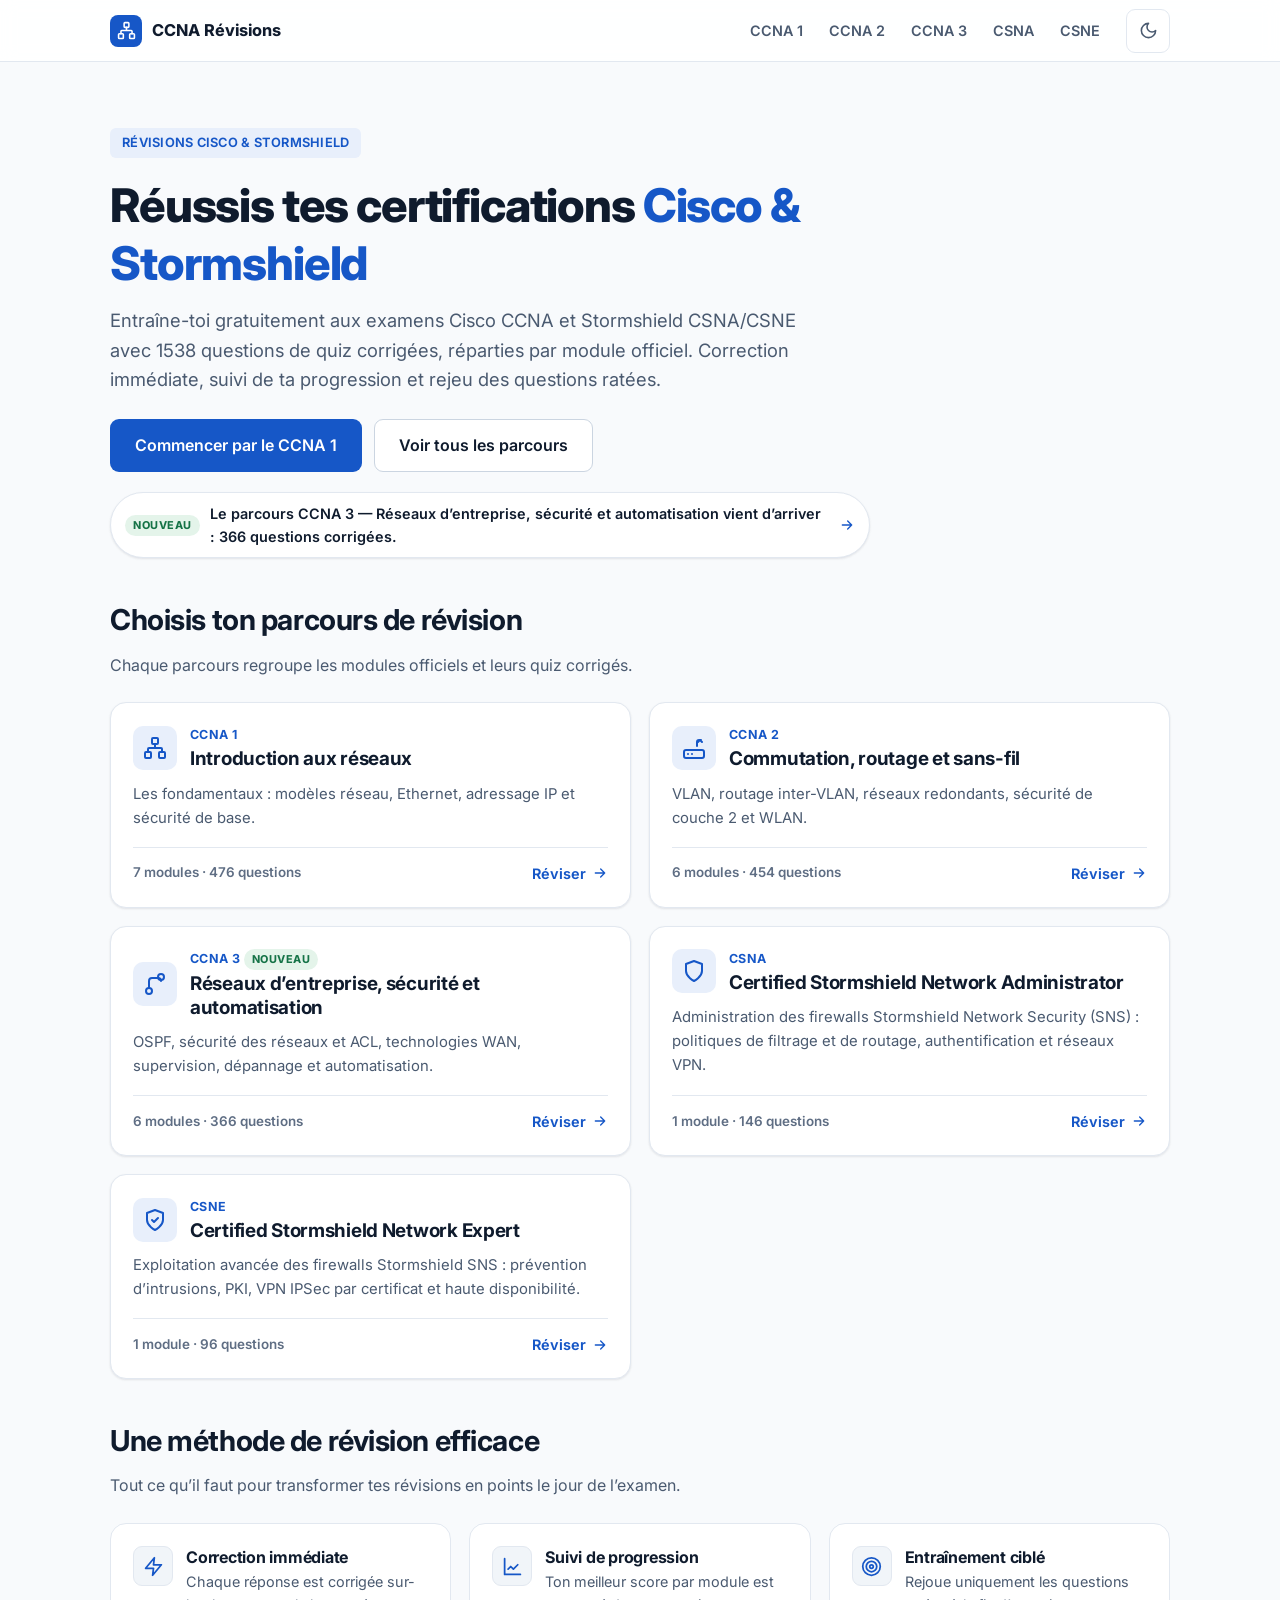
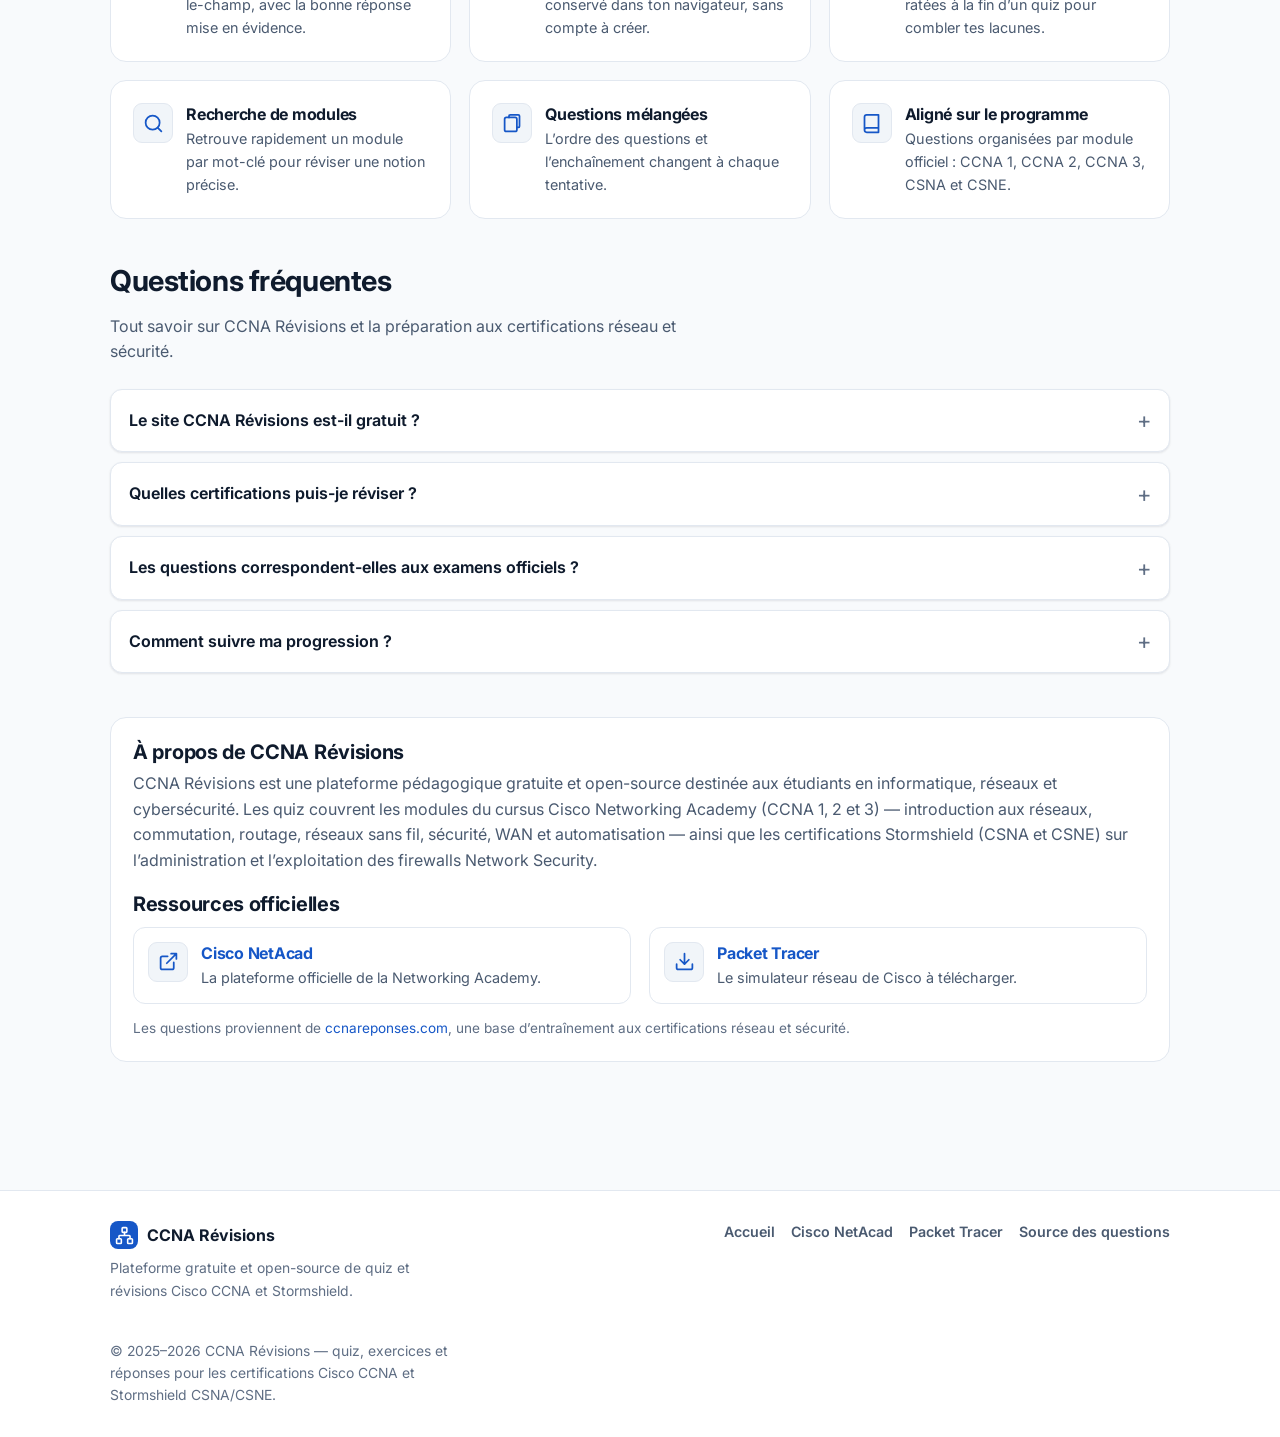
<file: index.html>
<!DOCTYPE html>
<html lang="fr">
<head>
  <meta charset="UTF-8">
  <title>CCNA Révisions – Quiz gratuits Cisco CCNA &amp; Stormshield CSNA/CSNE</title>
  <meta name="viewport" content="width=device-width, initial-scale=1">
  <meta name="description" content="Révise le CCNA 1, CCNA 2, CCNA 3 (Cisco) et le CSNA, CSNE (Stormshield) avec 1538 questions de quiz corrigées et gratuites. Correction immédiate, suivi de progression et entraînement ciblé pour réussir tes certifications réseau et sécurité.">
  <meta name="robots" content="index,follow,max-image-preview:large">
  <meta name="theme-color" content="#1657c7">
  <meta name="application-name" content="CCNA Révisions">
  <meta name="apple-mobile-web-app-title" content="CCNA Révisions">
  <meta name="author" content="CCNA Révisions">
  <link rel="canonical" href="https://ccna-revision.fr/">
  <meta property="og:type" content="website">
  <meta property="og:site_name" content="CCNA Révisions">
  <meta property="og:locale" content="fr_FR">
  <meta property="og:title" content="CCNA Révisions – Quiz gratuits Cisco CCNA &amp; Stormshield CSNA/CSNE">
  <meta property="og:description" content="Révise le CCNA 1, CCNA 2, CCNA 3 (Cisco) et le CSNA, CSNE (Stormshield) avec 1538 questions de quiz corrigées et gratuites. Correction immédiate, suivi de progression et entraînement ciblé pour réussir tes certifications réseau et sécurité.">
  <meta property="og:url" content="https://ccna-revision.fr/">
  <meta property="og:image" content="https://ccna-revision.fr/img/routeur.png">
  <meta name="twitter:card" content="summary">
  <meta name="twitter:title" content="CCNA Révisions – Quiz gratuits Cisco CCNA &amp; Stormshield CSNA/CSNE">
  <meta name="twitter:description" content="Révise le CCNA 1, CCNA 2, CCNA 3 (Cisco) et le CSNA, CSNE (Stormshield) avec 1538 questions de quiz corrigées et gratuites. Correction immédiate, suivi de progression et entraînement ciblé pour réussir tes certifications réseau et sécurité.">
  <link rel="icon" href="/img/routeur.png" type="image/png">
  <link rel="preconnect" href="https://fonts.googleapis.com">
  <link rel="preconnect" href="https://fonts.gstatic.com" crossorigin>
  <link href="https://fonts.googleapis.com/css2?family=Inter:wght@400;500;600;700;800&family=JetBrains+Mono:wght@500&display=swap" rel="stylesheet">
  <link rel="stylesheet" href="/css/style.css?v=mwug795c">
  <script>
    window.__ROOT__ = "/";
    (function(){ try { var t = localStorage.getItem("ccna-theme"); if (t) document.documentElement.setAttribute("data-theme", t); } catch(e){} })();
  </script>
  <script type="application/ld+json">
{
  "@context": "https://schema.org",
  "@type": "WebSite",
  "name": "CCNA Révisions",
  "alternateName": [
    "CCNA Révision",
    "CCNA Revisions",
    "ccna-revision.fr"
  ],
  "url": "https://ccna-revision.fr/",
  "description": "Quiz interactifs gratuits pour réviser les certifications Cisco CCNA (1, 2 et 3) et Stormshield (CSNA, CSNE).",
  "inLanguage": "fr",
  "publisher": {
    "@type": "Organization",
    "name": "CCNA Révisions",
    "url": "https://ccna-revision.fr/"
  }
}
  </script>
  <script type="application/ld+json">
{
  "@context": "https://schema.org",
  "@type": "EducationalOrganization",
  "name": "CCNA Révisions",
  "alternateName": "CCNA Révision",
  "url": "https://ccna-revision.fr/",
  "logo": "https://ccna-revision.fr/img/routeur.png",
  "description": "Plateforme gratuite de quiz et de révisions pour les certifications Cisco (CCNA 1, CCNA 2, CCNA 3) et Stormshield (CSNA, CSNE).",
  "sameAs": [
    "https://ccnareponses.com"
  ]
}
  </script>
  <script type="application/ld+json">
{
  "@context": "https://schema.org",
  "@type": "ItemList",
  "name": "Parcours de révision réseau et sécurité",
  "itemListElement": [
    {
      "@type": "ListItem",
      "position": 1,
      "name": "CCNA 1 — Introduction aux réseaux",
      "url": "https://ccna-revision.fr/ccna1/"
    },
    {
      "@type": "ListItem",
      "position": 2,
      "name": "CCNA 2 — Commutation, routage et sans-fil",
      "url": "https://ccna-revision.fr/ccna2/"
    },
    {
      "@type": "ListItem",
      "position": 3,
      "name": "CCNA 3 — Réseaux d’entreprise, sécurité et automatisation",
      "url": "https://ccna-revision.fr/ccna3/"
    },
    {
      "@type": "ListItem",
      "position": 4,
      "name": "CSNA — Certified Stormshield Network Administrator",
      "url": "https://ccna-revision.fr/csna/"
    },
    {
      "@type": "ListItem",
      "position": 5,
      "name": "CSNE — Certified Stormshield Network Expert",
      "url": "https://ccna-revision.fr/csne/"
    }
  ]
}
  </script>
  <script type="application/ld+json">
{
  "@context": "https://schema.org",
  "@type": "FAQPage",
  "mainEntity": [
    {
      "@type": "Question",
      "name": "Le site CCNA Révisions est-il gratuit ?",
      "acceptedAnswer": {
        "@type": "Answer",
        "text": "Oui, CCNA Révisions est 100 % gratuit et sans inscription. Tous les quiz des parcours CCNA 1, CCNA 2, CCNA 3, CSNA et CSNE sont accessibles librement."
      }
    },
    {
      "@type": "Question",
      "name": "Quelles certifications puis-je réviser ?",
      "acceptedAnswer": {
        "@type": "Answer",
        "text": "Deux univers : côté Cisco, le CCNA 1 (Introduction aux réseaux), le CCNA 2 (Commutation, routage et sans-fil) et le CCNA 3 (Réseaux d’entreprise, sécurité et automatisation) ; côté Stormshield, le CSNA (administration des firewalls SNS) et le CSNE (niveau expert). Les quiz sont organisés par module."
      }
    },
    {
      "@type": "Question",
      "name": "Les questions correspondent-elles aux examens officiels ?",
      "acceptedAnswer": {
        "@type": "Answer",
        "text": "Les quiz CCNA suivent les modules du cursus Cisco Networking Academy, et les quiz CSNA/CSNE les thèmes des certifications Stormshield. Ils servent d’entraînement : vérifie toujours avec tes cours et des sources fiables."
      }
    },
    {
      "@type": "Question",
      "name": "Comment suivre ma progression ?",
      "acceptedAnswer": {
        "@type": "Answer",
        "text": "Ton meilleur score par module est enregistré automatiquement dans ton navigateur, sans compte à créer. Tu peux aussi rejouer uniquement les questions ratées."
      }
    }
  ]
}
  </script>
</head>
<body>
  <div id="nav-slot"></div>

  <main class="container page">
    <section class="hero">
      <span class="eyebrow">Révisions Cisco &amp; Stormshield</span>
      <h1>Réussis tes certifications <span class="accent">Cisco &amp; Stormshield</span></h1>
      <p class="lead">Entraîne-toi gratuitement aux examens Cisco CCNA et Stormshield CSNA/CSNE avec 1538 questions de quiz corrigées, réparties par module officiel. Correction immédiate, suivi de ta progression et rejeu des questions ratées.</p>
      <div class="hero__cta">
        <a href="/ccna1/" class="btn btn--primary btn--lg">Commencer par le CCNA 1</a>
        <a href="#parcours" class="btn btn--ghost btn--lg">Voir tous les parcours</a>
      </div>
      <a class="announce" href="/ccna3/">
        <span class="badge-new">Nouveau</span>
        <span class="announce__text">Le parcours CCNA 3 — Réseaux d’entreprise, sécurité et automatisation vient d’arriver : 366 questions corrigées.</span>
        <span class="announce__go"><svg viewBox="0 0 24 24" fill="none" stroke="currentColor" stroke-width="2" stroke-linecap="round" stroke-linejoin="round"><path d="M5 12h14M13 6l6 6-6 6"/></svg></span>
      </a>
    </section>

    <section class="section" id="progress-panel" style="display:none">
      <div class="card">
        <div class="pbar__row"><span style="font-size:.95rem;color:var(--text)">Ta progression</span><span id="progress-count"></span></div>
        <div class="pbar"><div class="pbar__fill" id="global-fill"></div></div>
        <p style="margin:12px 0 0;color:var(--text-muted);font-size:.88rem" id="progress-hint"></p>
      </div>
    </section>

    <section class="section" id="parcours">
      <div class="section-head">
        <h2>Choisis ton parcours de révision</h2>
        <p>Chaque parcours regroupe les modules officiels et leurs quiz corrigés.</p>
      </div>
      <div class="grid grid--2" id="tracks">
        <a class="track" href="/ccna1/" data-track="ccna1">
          <div class="track__head">
            <span class="track__icon"><svg viewBox="0 0 24 24" fill="none" stroke="currentColor" stroke-width="2" stroke-linecap="round" stroke-linejoin="round"><rect x="16" y="16" width="6" height="6" rx="1"/><rect x="2" y="16" width="6" height="6" rx="1"/><rect x="9" y="2" width="6" height="6" rx="1"/><path d="M5 16v-3a1 1 0 0 1 1-1h12a1 1 0 0 1 1 1v3M12 12V8"/></svg></span>
            <div><div class="track__label">CCNA 1</div><h3>Introduction aux réseaux</h3></div>
          </div>
          <p class="track__desc">Les fondamentaux : modèles réseau, Ethernet, adressage IP et sécurité de base.</p>
          <div class="track__meta">
            <span class="track__stat">7 modules · 476 questions</span>
            <span class="track__go">Réviser <svg viewBox="0 0 24 24" fill="none" stroke="currentColor" stroke-width="2" stroke-linecap="round" stroke-linejoin="round"><path d="M5 12h14M13 6l6 6-6 6"/></svg></span>
          </div>
        </a>
        <a class="track" href="/ccna2/" data-track="ccna2">
          <div class="track__head">
            <span class="track__icon"><svg viewBox="0 0 24 24" fill="none" stroke="currentColor" stroke-width="2" stroke-linecap="round" stroke-linejoin="round"><rect x="2" y="14" width="20" height="8" rx="2"/><path d="M6.01 18H6M10.01 18H10M15 10V6a2 2 0 0 1 2-2h2M18 4l-2 2M18 4l2 2"/></svg></span>
            <div><div class="track__label">CCNA 2</div><h3>Commutation, routage et sans-fil</h3></div>
          </div>
          <p class="track__desc">VLAN, routage inter-VLAN, réseaux redondants, sécurité de couche 2 et WLAN.</p>
          <div class="track__meta">
            <span class="track__stat">6 modules · 454 questions</span>
            <span class="track__go">Réviser <svg viewBox="0 0 24 24" fill="none" stroke="currentColor" stroke-width="2" stroke-linecap="round" stroke-linejoin="round"><path d="M5 12h14M13 6l6 6-6 6"/></svg></span>
          </div>
        </a>
        <a class="track" href="/ccna3/" data-track="ccna3">
          <div class="track__head">
            <span class="track__icon"><svg viewBox="0 0 24 24" fill="none" stroke="currentColor" stroke-width="2" stroke-linecap="round" stroke-linejoin="round"><circle cx="6" cy="19" r="3"/><circle cx="18" cy="5" r="3"/><path d="M6 16V9a3 3 0 0 1 3-3h6a3 3 0 0 1 3 3v0"/></svg></span>
            <div><div class="track__label">CCNA 3 <span class="badge-new">Nouveau</span></div><h3>Réseaux d’entreprise, sécurité et automatisation</h3></div>
          </div>
          <p class="track__desc">OSPF, sécurité des réseaux et ACL, technologies WAN, supervision, dépannage et automatisation.</p>
          <div class="track__meta">
            <span class="track__stat">6 modules · 366 questions</span>
            <span class="track__go">Réviser <svg viewBox="0 0 24 24" fill="none" stroke="currentColor" stroke-width="2" stroke-linecap="round" stroke-linejoin="round"><path d="M5 12h14M13 6l6 6-6 6"/></svg></span>
          </div>
        </a>
        <a class="track" href="/csna/" data-track="csna">
          <div class="track__head">
            <span class="track__icon"><svg viewBox="0 0 24 24" fill="none" stroke="currentColor" stroke-width="2" stroke-linecap="round" stroke-linejoin="round"><path d="M12 22s8-4 8-10V5l-8-3-8 3v7c0 6 8 10 8 10Z"/></svg></span>
            <div><div class="track__label">CSNA</div><h3>Certified Stormshield Network Administrator</h3></div>
          </div>
          <p class="track__desc">Administration des firewalls Stormshield Network Security (SNS) : politiques de filtrage et de routage, authentification et réseaux VPN.</p>
          <div class="track__meta">
            <span class="track__stat">1 module · 146 questions</span>
            <span class="track__go">Réviser <svg viewBox="0 0 24 24" fill="none" stroke="currentColor" stroke-width="2" stroke-linecap="round" stroke-linejoin="round"><path d="M5 12h14M13 6l6 6-6 6"/></svg></span>
          </div>
        </a>
        <a class="track" href="/csne/" data-track="csne">
          <div class="track__head">
            <span class="track__icon"><svg viewBox="0 0 24 24" fill="none" stroke="currentColor" stroke-width="2" stroke-linecap="round" stroke-linejoin="round"><path d="M12 22s8-4 8-10V5l-8-3-8 3v7c0 6 8 10 8 10Z"/><path d="m9 12 2 2 4-4"/></svg></span>
            <div><div class="track__label">CSNE</div><h3>Certified Stormshield Network Expert</h3></div>
          </div>
          <p class="track__desc">Exploitation avancée des firewalls Stormshield SNS : prévention d’intrusions, PKI, VPN IPSec par certificat et haute disponibilité.</p>
          <div class="track__meta">
            <span class="track__stat">1 module · 96 questions</span>
            <span class="track__go">Réviser <svg viewBox="0 0 24 24" fill="none" stroke="currentColor" stroke-width="2" stroke-linecap="round" stroke-linejoin="round"><path d="M5 12h14M13 6l6 6-6 6"/></svg></span>
          </div>
        </a>
      </div>
    </section>

    <section class="section">
      <div class="section-head">
        <h2>Une méthode de révision efficace</h2>
        <p>Tout ce qu’il faut pour transformer tes révisions en points le jour de l’examen.</p>
      </div>
      <div class="grid grid--3">
        <div class="feature card">
          <span class="feature__ic"><svg viewBox="0 0 24 24" fill="none" stroke="currentColor" stroke-width="2" stroke-linecap="round" stroke-linejoin="round"><path d="M13 2 3 14h9l-1 8 10-12h-9l1-8Z"/></svg></span>
          <div><h3>Correction immédiate</h3><p>Chaque réponse est corrigée sur-le-champ, avec la bonne réponse mise en évidence.</p></div>
        </div>
        <div class="feature card">
          <span class="feature__ic"><svg viewBox="0 0 24 24" fill="none" stroke="currentColor" stroke-width="2" stroke-linecap="round" stroke-linejoin="round"><path d="M3 3v18h18"/><path d="m7 15 3-3 3 3 5-5"/></svg></span>
          <div><h3>Suivi de progression</h3><p>Ton meilleur score par module est conservé dans ton navigateur, sans compte à créer.</p></div>
        </div>
        <div class="feature card">
          <span class="feature__ic"><svg viewBox="0 0 24 24" fill="none" stroke="currentColor" stroke-width="2" stroke-linecap="round" stroke-linejoin="round"><circle cx="12" cy="12" r="10"/><circle cx="12" cy="12" r="6"/><circle cx="12" cy="12" r="2"/></svg></span>
          <div><h3>Entraînement ciblé</h3><p>Rejoue uniquement les questions ratées à la fin d’un quiz pour combler tes lacunes.</p></div>
        </div>
        <div class="feature card">
          <span class="feature__ic"><svg viewBox="0 0 24 24" fill="none" stroke="currentColor" stroke-width="2" stroke-linecap="round" stroke-linejoin="round"><circle cx="11" cy="11" r="8"/><path d="m21 21-4.3-4.3"/></svg></span>
          <div><h3>Recherche de modules</h3><p>Retrouve rapidement un module par mot-clé pour réviser une notion précise.</p></div>
        </div>
        <div class="feature card">
          <span class="feature__ic"><svg viewBox="0 0 24 24" fill="none" stroke="currentColor" stroke-width="2" stroke-linecap="round" stroke-linejoin="round"><rect x="3" y="5" width="14" height="16" rx="2"/><path d="M8 5V3.5A1.5 1.5 0 0 1 9.5 2h9A1.5 1.5 0 0 1 20 3.5V15a1.5 1.5 0 0 1-1.5 1.5H17"/></svg></span>
          <div><h3>Questions mélangées</h3><p>L’ordre des questions et l’enchaînement changent à chaque tentative.</p></div>
        </div>
        <div class="feature card">
          <span class="feature__ic"><svg viewBox="0 0 24 24" fill="none" stroke="currentColor" stroke-width="2" stroke-linecap="round" stroke-linejoin="round"><path d="M4 19.5A2.5 2.5 0 0 1 6.5 17H20M6.5 2H20v20H6.5A2.5 2.5 0 0 1 4 19.5v-15A2.5 2.5 0 0 1 6.5 2Z"/></svg></span>
          <div><h3>Aligné sur le programme</h3><p>Questions organisées par module officiel : CCNA 1, CCNA 2, CCNA 3, CSNA et CSNE.</p></div>
        </div>
      </div>
    </section>

    <section class="section">
      <div class="section-head">
        <h2>Questions fréquentes</h2>
        <p>Tout savoir sur CCNA Révisions et la préparation aux certifications réseau et sécurité.</p>
      </div>
      <div class="faq">
        <details class="faq__item">
          <summary>Le site CCNA Révisions est-il gratuit ?</summary>
          <p>Oui, CCNA Révisions est 100 % gratuit et sans inscription. Tous les quiz des parcours CCNA 1, CCNA 2, CCNA 3, CSNA et CSNE sont accessibles librement.</p>
        </details>
        <details class="faq__item">
          <summary>Quelles certifications puis-je réviser ?</summary>
          <p>Deux univers : côté Cisco, le CCNA 1 (Introduction aux réseaux), le CCNA 2 (Commutation, routage et sans-fil) et le CCNA 3 (Réseaux d’entreprise, sécurité et automatisation) ; côté Stormshield, le CSNA (administration des firewalls SNS) et le CSNE (niveau expert). Les quiz sont organisés par module.</p>
        </details>
        <details class="faq__item">
          <summary>Les questions correspondent-elles aux examens officiels ?</summary>
          <p>Les quiz CCNA suivent les modules du cursus Cisco Networking Academy, et les quiz CSNA/CSNE les thèmes des certifications Stormshield. Ils servent d’entraînement : vérifie toujours avec tes cours et des sources fiables.</p>
        </details>
        <details class="faq__item">
          <summary>Comment suivre ma progression ?</summary>
          <p>Ton meilleur score par module est enregistré automatiquement dans ton navigateur, sans compte à créer. Tu peux aussi rejouer uniquement les questions ratées.</p>
        </details>
      </div>
    </section>

    <section class="section">
      <div class="card">
        <h2 style="font-size:1.25rem;margin-bottom:6px">À propos de CCNA Révisions</h2>
        <p style="color:var(--text-muted);margin:0 0 14px">CCNA Révisions est une plateforme pédagogique gratuite et open-source destinée aux étudiants en informatique, réseaux et cybersécurité. Les quiz couvrent les modules du cursus Cisco Networking Academy (CCNA 1, 2 et 3) — introduction aux réseaux, commutation, routage, réseaux sans fil, sécurité, WAN et automatisation — ainsi que les certifications Stormshield (CSNA et CSNE) sur l’administration et l’exploitation des firewalls Network Security.</p>
        <h2 style="font-size:1.25rem;margin:18px 0 10px">Ressources officielles</h2>
        <div class="grid grid--2">
          <a class="feature" href="https://www.netacad.com/" target="_blank" rel="noopener" style="padding:14px;border:1px solid var(--border);border-radius:12px">
            <span class="feature__ic"><svg viewBox="0 0 24 24" fill="none" stroke="currentColor" stroke-width="2" stroke-linecap="round" stroke-linejoin="round"><path d="M15 3h6v6M10 14 21 3M18 13v6a2 2 0 0 1-2 2H5a2 2 0 0 1-2-2V8a2 2 0 0 1 2-2h6"/></svg></span>
            <div><h3>Cisco NetAcad</h3><p>La plateforme officielle de la Networking Academy.</p></div>
          </a>
          <a class="feature" href="https://www.netacad.com/portal/resources/packet-tracer" target="_blank" rel="noopener" style="padding:14px;border:1px solid var(--border);border-radius:12px">
            <span class="feature__ic"><svg viewBox="0 0 24 24" fill="none" stroke="currentColor" stroke-width="2" stroke-linecap="round" stroke-linejoin="round"><path d="M21 15v4a2 2 0 0 1-2 2H5a2 2 0 0 1-2-2v-4M7 10l5 5 5-5M12 15V3"/></svg></span>
            <div><h3>Packet Tracer</h3><p>Le simulateur réseau de Cisco à télécharger.</p></div>
          </a>
        </div>
        <p style="margin:14px 0 0;color:var(--text-faint);font-size:.85rem">Les questions proviennent de <a href="https://ccnareponses.com" target="_blank" rel="noopener">ccnareponses.com</a>, une base d’entraînement aux certifications réseau et sécurité.</p>
      </div>
    </section>
  </main>

  <div id="footer-slot"></div>

  <script src="/js/curriculum.js?v=mwug795c"></script>
  <script src="/js/icons.js?v=mwug795c"></script>
  <script src="/js/app.js?v=mwug795c"></script>
  <script src="/js/home.js?v=mwug795c"></script>
  <!-- Cloudflare Web Analytics --><script type='module' src='https://static.cloudflareinsights.com/beacon.min.js' data-cf-beacon='{"token": "af27cfff3d654610957d63cd2315cc37"}'></script><!-- End Cloudflare Web Analytics -->
</body>
</html>
</file>
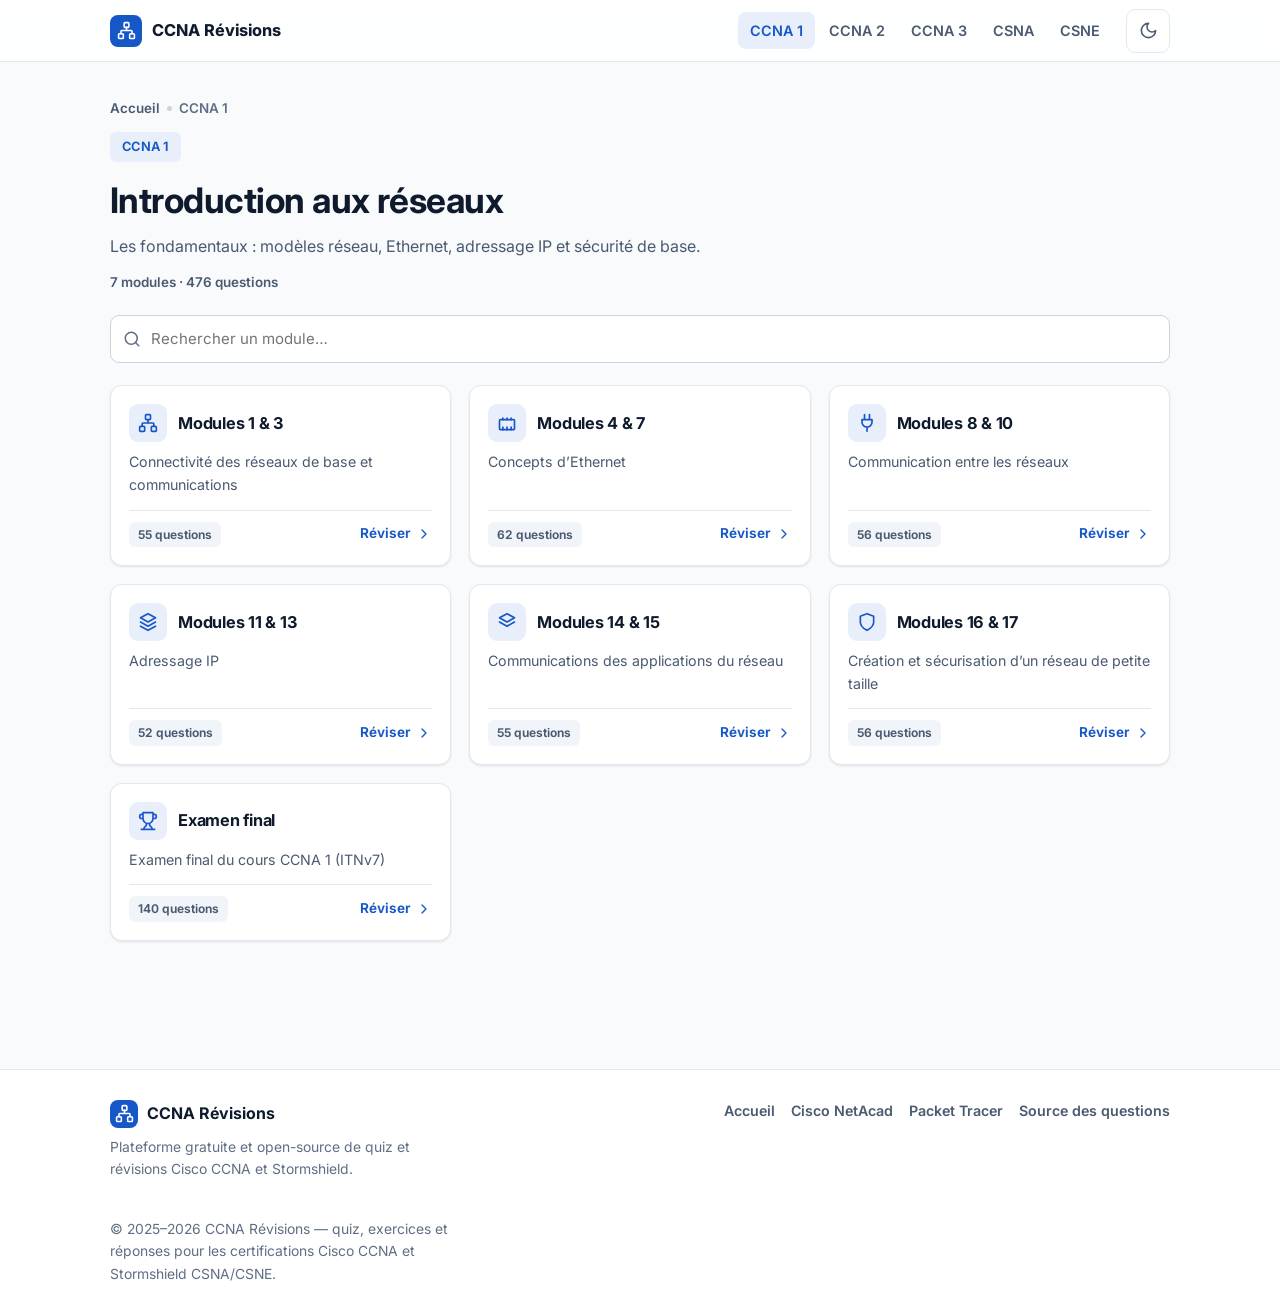
<file: ccna1/index.html>
<!DOCTYPE html>
<html lang="fr">
<head>
  <meta charset="UTF-8">
  <title>CCNA 1 — Introduction aux réseaux · Quiz par module | CCNA Révisions</title>
  <meta name="viewport" content="width=device-width, initial-scale=1">
  <meta name="description" content="Révise le CCNA 1 (Introduction aux réseaux) : 7 modules de quiz interactifs, 476 questions corrigées gratuites. Les fondamentaux : modèles réseau, Ethernet, adressage IP et sécurité de base.">
  <meta name="robots" content="index,follow,max-image-preview:large">
  <meta name="theme-color" content="#1657c7">
  <meta name="application-name" content="CCNA Révisions">
  <meta name="apple-mobile-web-app-title" content="CCNA Révisions">
  <meta name="author" content="CCNA Révisions">
  <link rel="canonical" href="https://ccna-revision.fr/ccna1/">
  <meta property="og:type" content="website">
  <meta property="og:site_name" content="CCNA Révisions">
  <meta property="og:locale" content="fr_FR">
  <meta property="og:title" content="CCNA 1 — Introduction aux réseaux · Quiz par module | CCNA Révisions">
  <meta property="og:description" content="Révise le CCNA 1 (Introduction aux réseaux) : 7 modules de quiz interactifs, 476 questions corrigées gratuites. Les fondamentaux : modèles réseau, Ethernet, adressage IP et sécurité de base.">
  <meta property="og:url" content="https://ccna-revision.fr/ccna1/">
  <meta property="og:image" content="https://ccna-revision.fr/img/routeur.png">
  <meta name="twitter:card" content="summary">
  <meta name="twitter:title" content="CCNA 1 — Introduction aux réseaux · Quiz par module | CCNA Révisions">
  <meta name="twitter:description" content="Révise le CCNA 1 (Introduction aux réseaux) : 7 modules de quiz interactifs, 476 questions corrigées gratuites. Les fondamentaux : modèles réseau, Ethernet, adressage IP et sécurité de base.">
  <link rel="icon" href="/img/routeur.png" type="image/png">
  <link rel="preconnect" href="https://fonts.googleapis.com">
  <link rel="preconnect" href="https://fonts.gstatic.com" crossorigin>
  <link href="https://fonts.googleapis.com/css2?family=Inter:wght@400;500;600;700;800&family=JetBrains+Mono:wght@500&display=swap" rel="stylesheet">
  <link rel="stylesheet" href="/css/style.css?v=mwug795c">
  <script>
    window.__ROOT__ = "/";
    (function(){ try { var t = localStorage.getItem("ccna-theme"); if (t) document.documentElement.setAttribute("data-theme", t); } catch(e){} })();
  </script>
  <script type="application/ld+json">
{
  "@context": "https://schema.org",
  "@type": "BreadcrumbList",
  "itemListElement": [
    {
      "@type": "ListItem",
      "position": 1,
      "name": "Accueil",
      "item": "https://ccna-revision.fr/"
    },
    {
      "@type": "ListItem",
      "position": 2,
      "name": "CCNA 1",
      "item": "https://ccna-revision.fr/ccna1/"
    }
  ]
}
  </script>
  <script type="application/ld+json">
{
  "@context": "https://schema.org",
  "@type": "Course",
  "name": "CCNA 1 — Introduction aux réseaux",
  "description": "Les fondamentaux : modèles réseau, Ethernet, adressage IP et sécurité de base.",
  "url": "https://ccna-revision.fr/ccna1/",
  "inLanguage": "fr",
  "isAccessibleForFree": true,
  "provider": {
    "@type": "Organization",
    "name": "CCNA Révisions",
    "url": "https://ccna-revision.fr/"
  },
  "hasCourseInstance": {
    "@type": "CourseInstance",
    "courseMode": "online",
    "courseWorkload": "PT571M"
  }
}
  </script>
  <script type="application/ld+json">
{
  "@context": "https://schema.org",
  "@type": "ItemList",
  "name": "Modules CCNA 1",
  "itemListElement": [
    {
      "@type": "ListItem",
      "position": 1,
      "name": "Modules 1 & 3 — Connectivité des réseaux de base et communications",
      "url": "https://ccna-revision.fr/quiz/?ccna=ccna1&module=module1"
    },
    {
      "@type": "ListItem",
      "position": 2,
      "name": "Modules 4 & 7 — Concepts d’Ethernet",
      "url": "https://ccna-revision.fr/quiz/?ccna=ccna1&module=module2"
    },
    {
      "@type": "ListItem",
      "position": 3,
      "name": "Modules 8 & 10 — Communication entre les réseaux",
      "url": "https://ccna-revision.fr/quiz/?ccna=ccna1&module=module3"
    },
    {
      "@type": "ListItem",
      "position": 4,
      "name": "Modules 11 & 13 — Adressage IP",
      "url": "https://ccna-revision.fr/quiz/?ccna=ccna1&module=module4"
    },
    {
      "@type": "ListItem",
      "position": 5,
      "name": "Modules 14 & 15 — Communications des applications du réseau",
      "url": "https://ccna-revision.fr/quiz/?ccna=ccna1&module=module5"
    },
    {
      "@type": "ListItem",
      "position": 6,
      "name": "Modules 16 & 17 — Création et sécurisation d’un réseau de petite taille",
      "url": "https://ccna-revision.fr/quiz/?ccna=ccna1&module=module6"
    },
    {
      "@type": "ListItem",
      "position": 7,
      "name": "Examen final — Examen final du cours CCNA 1 (ITNv7)",
      "url": "https://ccna-revision.fr/quiz/?ccna=ccna1&module=module7"
    }
  ]
}
  </script>
</head>
<body>
  <div id="nav-slot"></div>

  <main class="container page">
    <header class="page-head">
      <nav class="breadcrumb" aria-label="Fil d’Ariane">
        <a href="/index.html">Accueil</a> <span class="sep"></span> <span>CCNA 1</span>
      </nav>
      <span class="eyebrow">CCNA 1</span>
      <h1>Introduction aux réseaux</h1>
      <p>Les fondamentaux : modèles réseau, Ethernet, adressage IP et sécurité de base.</p>
      <p class="track__stat" id="course-stat">7 modules · 476 questions</p>
    </header>

    <div class="toolbar" id="search-wrap">
      <label class="search">
        <span id="search-ic"></span>
        <input type="search" id="module-search" placeholder="Rechercher un module…" aria-label="Rechercher un module">
      </label>
    </div>

    <section class="grid grid--3" id="modules" style="margin-top:22px" aria-label="Modules CCNA 1">
        <a class="module" href="/quiz/?ccna=ccna1&amp;module=module1" data-module="module1">
          <div class="module__top">
            <span class="module__badge"><svg viewBox="0 0 24 24" fill="none" stroke="currentColor" stroke-width="2" stroke-linecap="round" stroke-linejoin="round"><rect x="16" y="16" width="6" height="6" rx="1"/><rect x="2" y="16" width="6" height="6" rx="1"/><rect x="9" y="2" width="6" height="6" rx="1"/><path d="M5 16v-3a1 1 0 0 1 1-1h12a1 1 0 0 1 1 1v3M12 12V8"/></svg></span>
            <h3>Modules 1 &amp; 3</h3>
          </div>
          <p class="module__desc">Connectivité des réseaux de base et communications</p>
          <div class="module__foot">
            <span class="chip" data-chip>55 questions</span>
            <span class="track__go" style="font-size:.85rem">Réviser <svg viewBox="0 0 24 24" fill="none" stroke="currentColor" stroke-width="2" stroke-linecap="round" stroke-linejoin="round"><path d="m9 18 6-6-6-6"/></svg></span>
          </div>
        </a>
        <a class="module" href="/quiz/?ccna=ccna1&amp;module=module2" data-module="module2">
          <div class="module__top">
            <span class="module__badge"><svg viewBox="0 0 24 24" fill="none" stroke="currentColor" stroke-width="2" stroke-linecap="round" stroke-linejoin="round"><rect x="3" y="8" width="18" height="12" rx="1"/><path d="M7 8V6M12 8V6M17 8V6M7 20v-3M17 20v-3M12 20v-3"/></svg></span>
            <h3>Modules 4 &amp; 7</h3>
          </div>
          <p class="module__desc">Concepts d’Ethernet</p>
          <div class="module__foot">
            <span class="chip" data-chip>62 questions</span>
            <span class="track__go" style="font-size:.85rem">Réviser <svg viewBox="0 0 24 24" fill="none" stroke="currentColor" stroke-width="2" stroke-linecap="round" stroke-linejoin="round"><path d="m9 18 6-6-6-6"/></svg></span>
          </div>
        </a>
        <a class="module" href="/quiz/?ccna=ccna1&amp;module=module3" data-module="module3">
          <div class="module__top">
            <span class="module__badge"><svg viewBox="0 0 24 24" fill="none" stroke="currentColor" stroke-width="2" stroke-linecap="round" stroke-linejoin="round"><path d="M12 22v-5M9 8V2M15 8V2M6 8h12v3a6 6 0 0 1-12 0Z"/></svg></span>
            <h3>Modules 8 &amp; 10</h3>
          </div>
          <p class="module__desc">Communication entre les réseaux</p>
          <div class="module__foot">
            <span class="chip" data-chip>56 questions</span>
            <span class="track__go" style="font-size:.85rem">Réviser <svg viewBox="0 0 24 24" fill="none" stroke="currentColor" stroke-width="2" stroke-linecap="round" stroke-linejoin="round"><path d="m9 18 6-6-6-6"/></svg></span>
          </div>
        </a>
        <a class="module" href="/quiz/?ccna=ccna1&amp;module=module4" data-module="module4">
          <div class="module__top">
            <span class="module__badge"><svg viewBox="0 0 24 24" fill="none" stroke="currentColor" stroke-width="2" stroke-linecap="round" stroke-linejoin="round"><path d="m12 2 9 5-9 5-9-5 9-5ZM3 12l9 5 9-5M3 17l9 5 9-5"/></svg></span>
            <h3>Modules 11 &amp; 13</h3>
          </div>
          <p class="module__desc">Adressage IP</p>
          <div class="module__foot">
            <span class="chip" data-chip>52 questions</span>
            <span class="track__go" style="font-size:.85rem">Réviser <svg viewBox="0 0 24 24" fill="none" stroke="currentColor" stroke-width="2" stroke-linecap="round" stroke-linejoin="round"><path d="m9 18 6-6-6-6"/></svg></span>
          </div>
        </a>
        <a class="module" href="/quiz/?ccna=ccna1&amp;module=module5" data-module="module5">
          <div class="module__top">
            <span class="module__badge"><svg viewBox="0 0 24 24" fill="none" stroke="currentColor" stroke-width="2" stroke-linecap="round" stroke-linejoin="round"><path d="m12 2 9 5-9 5-9-5 9-5ZM3 12l9 5 9-5"/></svg></span>
            <h3>Modules 14 &amp; 15</h3>
          </div>
          <p class="module__desc">Communications des applications du réseau</p>
          <div class="module__foot">
            <span class="chip" data-chip>55 questions</span>
            <span class="track__go" style="font-size:.85rem">Réviser <svg viewBox="0 0 24 24" fill="none" stroke="currentColor" stroke-width="2" stroke-linecap="round" stroke-linejoin="round"><path d="m9 18 6-6-6-6"/></svg></span>
          </div>
        </a>
        <a class="module" href="/quiz/?ccna=ccna1&amp;module=module6" data-module="module6">
          <div class="module__top">
            <span class="module__badge"><svg viewBox="0 0 24 24" fill="none" stroke="currentColor" stroke-width="2" stroke-linecap="round" stroke-linejoin="round"><path d="M12 22s8-4 8-10V5l-8-3-8 3v7c0 6 8 10 8 10Z"/></svg></span>
            <h3>Modules 16 &amp; 17</h3>
          </div>
          <p class="module__desc">Création et sécurisation d’un réseau de petite taille</p>
          <div class="module__foot">
            <span class="chip" data-chip>56 questions</span>
            <span class="track__go" style="font-size:.85rem">Réviser <svg viewBox="0 0 24 24" fill="none" stroke="currentColor" stroke-width="2" stroke-linecap="round" stroke-linejoin="round"><path d="m9 18 6-6-6-6"/></svg></span>
          </div>
        </a>
        <a class="module" href="/quiz/?ccna=ccna1&amp;module=module7" data-module="module7">
          <div class="module__top">
            <span class="module__badge"><svg viewBox="0 0 24 24" fill="none" stroke="currentColor" stroke-width="2" stroke-linecap="round" stroke-linejoin="round"><path d="M6 9H4.5a2.5 2.5 0 0 1 0-5H6M18 9h1.5a2.5 2.5 0 0 0 0-5H18M4 22h16M10 14.66V17c0 .55-.47.98-.97 1.21C7.85 18.75 7 20.24 7 22M14 14.66V17c0 .55.47.98.97 1.21C16.15 18.75 17 20.24 17 22M18 2H6v7a6 6 0 0 0 12 0V2Z"/></svg></span>
            <h3>Examen final</h3>
          </div>
          <p class="module__desc">Examen final du cours CCNA 1 (ITNv7)</p>
          <div class="module__foot">
            <span class="chip" data-chip>140 questions</span>
            <span class="track__go" style="font-size:.85rem">Réviser <svg viewBox="0 0 24 24" fill="none" stroke="currentColor" stroke-width="2" stroke-linecap="round" stroke-linejoin="round"><path d="m9 18 6-6-6-6"/></svg></span>
          </div>
        </a>
    </section>
  </main>

  <div id="footer-slot"></div>

  <script src="/js/curriculum.js?v=mwug795c"></script>
  <script src="/js/icons.js?v=mwug795c"></script>
  <script src="/js/app.js?v=mwug795c"></script>
  <script src="/js/course.js?v=mwug795c"></script>
  <!-- Cloudflare Web Analytics --><script type='module' src='https://static.cloudflareinsights.com/beacon.min.js' data-cf-beacon='{"token": "af27cfff3d654610957d63cd2315cc37"}'></script><!-- End Cloudflare Web Analytics -->
</body>
</html>
</file>
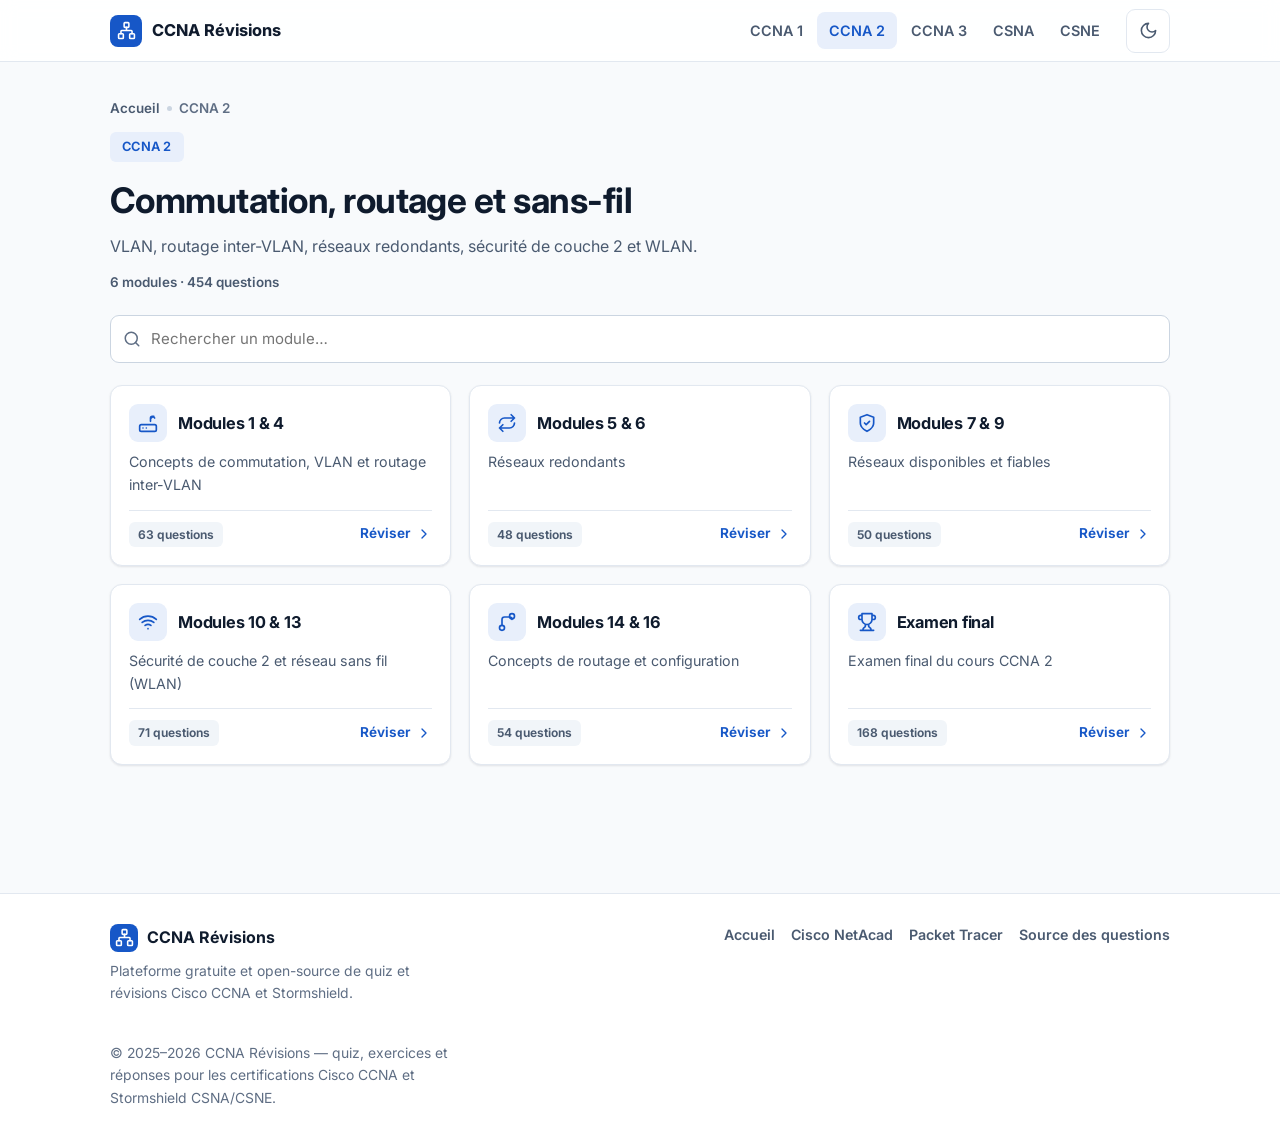
<file: ccna2/index.html>
<!DOCTYPE html>
<html lang="fr">
<head>
  <meta charset="UTF-8">
  <title>CCNA 2 — Commutation, routage et sans-fil · Quiz par module | CCNA Révisions</title>
  <meta name="viewport" content="width=device-width, initial-scale=1">
  <meta name="description" content="Révise le CCNA 2 (Commutation, routage et sans-fil) : 6 modules de quiz interactifs, 454 questions corrigées gratuites. VLAN, routage inter-VLAN, réseaux redondants, sécurité de couche 2 et WLAN.">
  <meta name="robots" content="index,follow,max-image-preview:large">
  <meta name="theme-color" content="#1657c7">
  <meta name="application-name" content="CCNA Révisions">
  <meta name="apple-mobile-web-app-title" content="CCNA Révisions">
  <meta name="author" content="CCNA Révisions">
  <link rel="canonical" href="https://ccna-revision.fr/ccna2/">
  <meta property="og:type" content="website">
  <meta property="og:site_name" content="CCNA Révisions">
  <meta property="og:locale" content="fr_FR">
  <meta property="og:title" content="CCNA 2 — Commutation, routage et sans-fil · Quiz par module | CCNA Révisions">
  <meta property="og:description" content="Révise le CCNA 2 (Commutation, routage et sans-fil) : 6 modules de quiz interactifs, 454 questions corrigées gratuites. VLAN, routage inter-VLAN, réseaux redondants, sécurité de couche 2 et WLAN.">
  <meta property="og:url" content="https://ccna-revision.fr/ccna2/">
  <meta property="og:image" content="https://ccna-revision.fr/img/routeur.png">
  <meta name="twitter:card" content="summary">
  <meta name="twitter:title" content="CCNA 2 — Commutation, routage et sans-fil · Quiz par module | CCNA Révisions">
  <meta name="twitter:description" content="Révise le CCNA 2 (Commutation, routage et sans-fil) : 6 modules de quiz interactifs, 454 questions corrigées gratuites. VLAN, routage inter-VLAN, réseaux redondants, sécurité de couche 2 et WLAN.">
  <link rel="icon" href="/img/routeur.png" type="image/png">
  <link rel="preconnect" href="https://fonts.googleapis.com">
  <link rel="preconnect" href="https://fonts.gstatic.com" crossorigin>
  <link href="https://fonts.googleapis.com/css2?family=Inter:wght@400;500;600;700;800&family=JetBrains+Mono:wght@500&display=swap" rel="stylesheet">
  <link rel="stylesheet" href="/css/style.css?v=mwug795c">
  <script>
    window.__ROOT__ = "/";
    (function(){ try { var t = localStorage.getItem("ccna-theme"); if (t) document.documentElement.setAttribute("data-theme", t); } catch(e){} })();
  </script>
  <script type="application/ld+json">
{
  "@context": "https://schema.org",
  "@type": "BreadcrumbList",
  "itemListElement": [
    {
      "@type": "ListItem",
      "position": 1,
      "name": "Accueil",
      "item": "https://ccna-revision.fr/"
    },
    {
      "@type": "ListItem",
      "position": 2,
      "name": "CCNA 2",
      "item": "https://ccna-revision.fr/ccna2/"
    }
  ]
}
  </script>
  <script type="application/ld+json">
{
  "@context": "https://schema.org",
  "@type": "Course",
  "name": "CCNA 2 — Commutation, routage et sans-fil",
  "description": "VLAN, routage inter-VLAN, réseaux redondants, sécurité de couche 2 et WLAN.",
  "url": "https://ccna-revision.fr/ccna2/",
  "inLanguage": "fr",
  "isAccessibleForFree": true,
  "provider": {
    "@type": "Organization",
    "name": "CCNA Révisions",
    "url": "https://ccna-revision.fr/"
  },
  "hasCourseInstance": {
    "@type": "CourseInstance",
    "courseMode": "online",
    "courseWorkload": "PT545M"
  }
}
  </script>
  <script type="application/ld+json">
{
  "@context": "https://schema.org",
  "@type": "ItemList",
  "name": "Modules CCNA 2",
  "itemListElement": [
    {
      "@type": "ListItem",
      "position": 1,
      "name": "Modules 1 & 4 — Concepts de commutation, VLAN et routage inter-VLAN",
      "url": "https://ccna-revision.fr/quiz/?ccna=ccna2&module=module1"
    },
    {
      "@type": "ListItem",
      "position": 2,
      "name": "Modules 5 & 6 — Réseaux redondants",
      "url": "https://ccna-revision.fr/quiz/?ccna=ccna2&module=module2"
    },
    {
      "@type": "ListItem",
      "position": 3,
      "name": "Modules 7 & 9 — Réseaux disponibles et fiables",
      "url": "https://ccna-revision.fr/quiz/?ccna=ccna2&module=module3"
    },
    {
      "@type": "ListItem",
      "position": 4,
      "name": "Modules 10 & 13 — Sécurité de couche 2 et réseau sans fil (WLAN)",
      "url": "https://ccna-revision.fr/quiz/?ccna=ccna2&module=module4"
    },
    {
      "@type": "ListItem",
      "position": 5,
      "name": "Modules 14 & 16 — Concepts de routage et configuration",
      "url": "https://ccna-revision.fr/quiz/?ccna=ccna2&module=module5"
    },
    {
      "@type": "ListItem",
      "position": 6,
      "name": "Examen final — Examen final du cours CCNA 2",
      "url": "https://ccna-revision.fr/quiz/?ccna=ccna2&module=module6"
    }
  ]
}
  </script>
</head>
<body>
  <div id="nav-slot"></div>

  <main class="container page">
    <header class="page-head">
      <nav class="breadcrumb" aria-label="Fil d’Ariane">
        <a href="/index.html">Accueil</a> <span class="sep"></span> <span>CCNA 2</span>
      </nav>
      <span class="eyebrow">CCNA 2</span>
      <h1>Commutation, routage et sans-fil</h1>
      <p>VLAN, routage inter-VLAN, réseaux redondants, sécurité de couche 2 et WLAN.</p>
      <p class="track__stat" id="course-stat">6 modules · 454 questions</p>
    </header>

    <div class="toolbar" id="search-wrap">
      <label class="search">
        <span id="search-ic"></span>
        <input type="search" id="module-search" placeholder="Rechercher un module…" aria-label="Rechercher un module">
      </label>
    </div>

    <section class="grid grid--3" id="modules" style="margin-top:22px" aria-label="Modules CCNA 2">
        <a class="module" href="/quiz/?ccna=ccna2&amp;module=module1" data-module="module1">
          <div class="module__top">
            <span class="module__badge"><svg viewBox="0 0 24 24" fill="none" stroke="currentColor" stroke-width="2" stroke-linecap="round" stroke-linejoin="round"><rect x="2" y="14" width="20" height="8" rx="2"/><path d="M6.01 18H6M10.01 18H10M15 10V6a2 2 0 0 1 2-2h2M18 4l-2 2M18 4l2 2"/></svg></span>
            <h3>Modules 1 &amp; 4</h3>
          </div>
          <p class="module__desc">Concepts de commutation, VLAN et routage inter-VLAN</p>
          <div class="module__foot">
            <span class="chip" data-chip>63 questions</span>
            <span class="track__go" style="font-size:.85rem">Réviser <svg viewBox="0 0 24 24" fill="none" stroke="currentColor" stroke-width="2" stroke-linecap="round" stroke-linejoin="round"><path d="m9 18 6-6-6-6"/></svg></span>
          </div>
        </a>
        <a class="module" href="/quiz/?ccna=ccna2&amp;module=module2" data-module="module2">
          <div class="module__top">
            <span class="module__badge"><svg viewBox="0 0 24 24" fill="none" stroke="currentColor" stroke-width="2" stroke-linecap="round" stroke-linejoin="round"><path d="M17 2.1 21 6l-4 3.9M7 21.9 3 18l4-3.9M21 6H9a6 6 0 0 0-6 6M3 18h12a6 6 0 0 0 6-6"/></svg></span>
            <h3>Modules 5 &amp; 6</h3>
          </div>
          <p class="module__desc">Réseaux redondants</p>
          <div class="module__foot">
            <span class="chip" data-chip>48 questions</span>
            <span class="track__go" style="font-size:.85rem">Réviser <svg viewBox="0 0 24 24" fill="none" stroke="currentColor" stroke-width="2" stroke-linecap="round" stroke-linejoin="round"><path d="m9 18 6-6-6-6"/></svg></span>
          </div>
        </a>
        <a class="module" href="/quiz/?ccna=ccna2&amp;module=module3" data-module="module3">
          <div class="module__top">
            <span class="module__badge"><svg viewBox="0 0 24 24" fill="none" stroke="currentColor" stroke-width="2" stroke-linecap="round" stroke-linejoin="round"><path d="M12 22s8-4 8-10V5l-8-3-8 3v7c0 6 8 10 8 10Z"/><path d="m9 12 2 2 4-4"/></svg></span>
            <h3>Modules 7 &amp; 9</h3>
          </div>
          <p class="module__desc">Réseaux disponibles et fiables</p>
          <div class="module__foot">
            <span class="chip" data-chip>50 questions</span>
            <span class="track__go" style="font-size:.85rem">Réviser <svg viewBox="0 0 24 24" fill="none" stroke="currentColor" stroke-width="2" stroke-linecap="round" stroke-linejoin="round"><path d="m9 18 6-6-6-6"/></svg></span>
          </div>
        </a>
        <a class="module" href="/quiz/?ccna=ccna2&amp;module=module4" data-module="module4">
          <div class="module__top">
            <span class="module__badge"><svg viewBox="0 0 24 24" fill="none" stroke="currentColor" stroke-width="2" stroke-linecap="round" stroke-linejoin="round"><path d="M5 12.55a11 11 0 0 1 14 0M8.5 16.1a6 6 0 0 1 7 0M2 8.82a15 15 0 0 1 20 0"/><line x1="12" y1="20" x2="12.01" y2="20"/></svg></span>
            <h3>Modules 10 &amp; 13</h3>
          </div>
          <p class="module__desc">Sécurité de couche 2 et réseau sans fil (WLAN)</p>
          <div class="module__foot">
            <span class="chip" data-chip>71 questions</span>
            <span class="track__go" style="font-size:.85rem">Réviser <svg viewBox="0 0 24 24" fill="none" stroke="currentColor" stroke-width="2" stroke-linecap="round" stroke-linejoin="round"><path d="m9 18 6-6-6-6"/></svg></span>
          </div>
        </a>
        <a class="module" href="/quiz/?ccna=ccna2&amp;module=module5" data-module="module5">
          <div class="module__top">
            <span class="module__badge"><svg viewBox="0 0 24 24" fill="none" stroke="currentColor" stroke-width="2" stroke-linecap="round" stroke-linejoin="round"><circle cx="6" cy="19" r="3"/><circle cx="18" cy="5" r="3"/><path d="M6 16V9a3 3 0 0 1 3-3h6a3 3 0 0 1 3 3v0"/></svg></span>
            <h3>Modules 14 &amp; 16</h3>
          </div>
          <p class="module__desc">Concepts de routage et configuration</p>
          <div class="module__foot">
            <span class="chip" data-chip>54 questions</span>
            <span class="track__go" style="font-size:.85rem">Réviser <svg viewBox="0 0 24 24" fill="none" stroke="currentColor" stroke-width="2" stroke-linecap="round" stroke-linejoin="round"><path d="m9 18 6-6-6-6"/></svg></span>
          </div>
        </a>
        <a class="module" href="/quiz/?ccna=ccna2&amp;module=module6" data-module="module6">
          <div class="module__top">
            <span class="module__badge"><svg viewBox="0 0 24 24" fill="none" stroke="currentColor" stroke-width="2" stroke-linecap="round" stroke-linejoin="round"><path d="M6 9H4.5a2.5 2.5 0 0 1 0-5H6M18 9h1.5a2.5 2.5 0 0 0 0-5H18M4 22h16M10 14.66V17c0 .55-.47.98-.97 1.21C7.85 18.75 7 20.24 7 22M14 14.66V17c0 .55.47.98.97 1.21C16.15 18.75 17 20.24 17 22M18 2H6v7a6 6 0 0 0 12 0V2Z"/></svg></span>
            <h3>Examen final</h3>
          </div>
          <p class="module__desc">Examen final du cours CCNA 2</p>
          <div class="module__foot">
            <span class="chip" data-chip>168 questions</span>
            <span class="track__go" style="font-size:.85rem">Réviser <svg viewBox="0 0 24 24" fill="none" stroke="currentColor" stroke-width="2" stroke-linecap="round" stroke-linejoin="round"><path d="m9 18 6-6-6-6"/></svg></span>
          </div>
        </a>
    </section>
  </main>

  <div id="footer-slot"></div>

  <script src="/js/curriculum.js?v=mwug795c"></script>
  <script src="/js/icons.js?v=mwug795c"></script>
  <script src="/js/app.js?v=mwug795c"></script>
  <script src="/js/course.js?v=mwug795c"></script>
  <!-- Cloudflare Web Analytics --><script type='module' src='https://static.cloudflareinsights.com/beacon.min.js' data-cf-beacon='{"token": "af27cfff3d654610957d63cd2315cc37"}'></script><!-- End Cloudflare Web Analytics -->
</body>
</html>
</file>
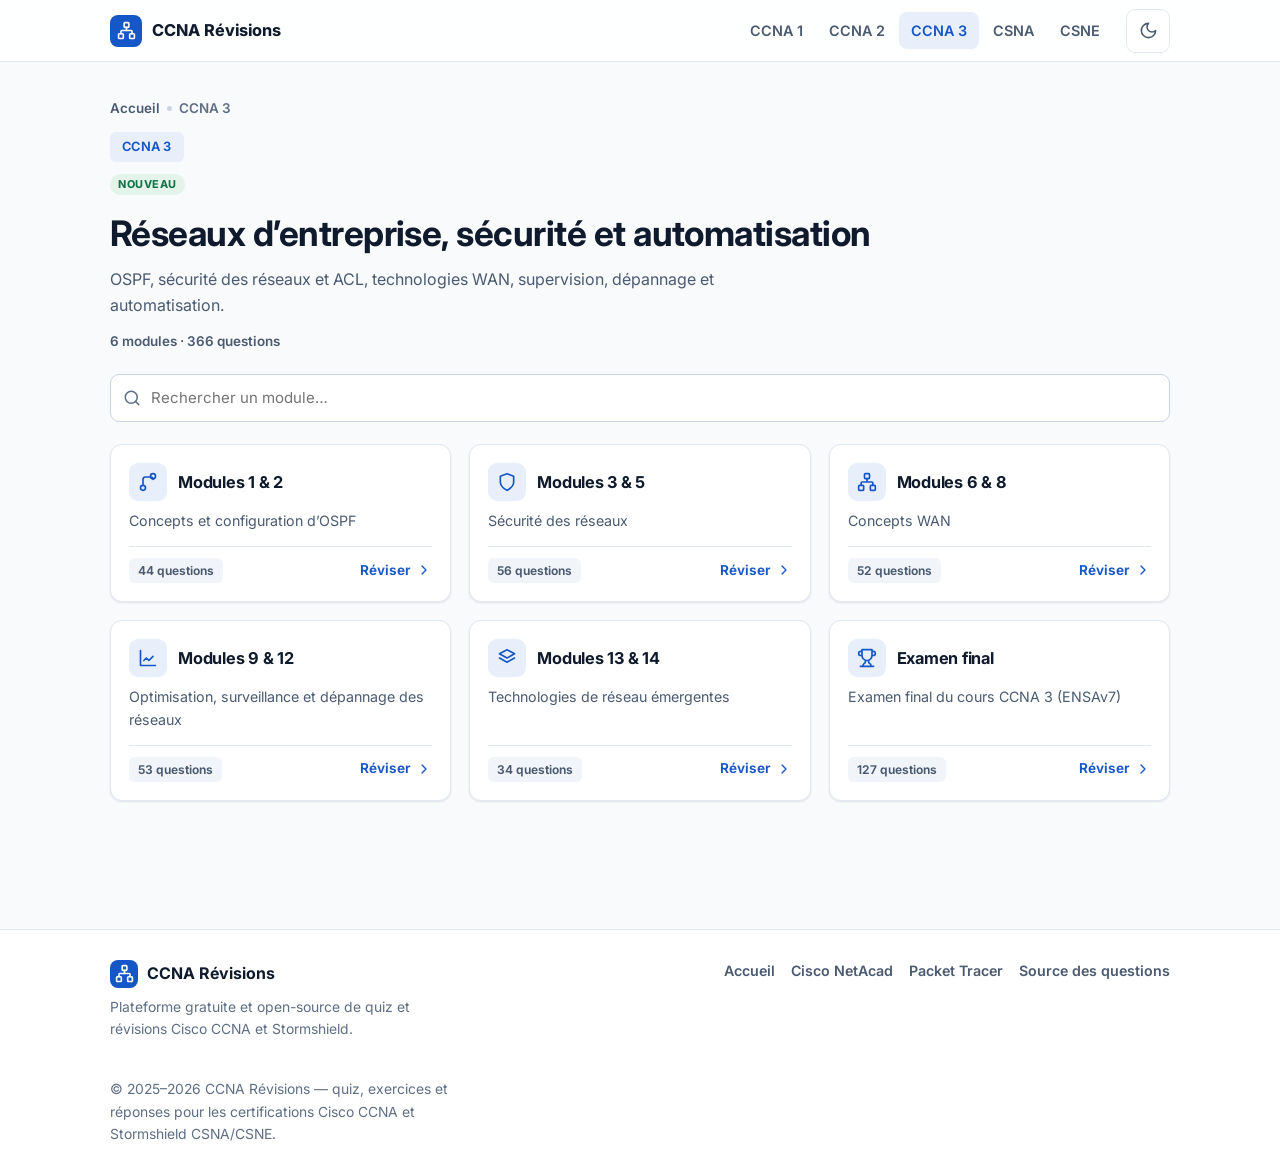
<file: ccna3/index.html>
<!DOCTYPE html>
<html lang="fr">
<head>
  <meta charset="UTF-8">
  <title>CCNA 3 — Réseaux d’entreprise, sécurité et automatisation · Quiz par module | CCNA Révisions</title>
  <meta name="viewport" content="width=device-width, initial-scale=1">
  <meta name="description" content="Révise le CCNA 3 (Réseaux d’entreprise, sécurité et automatisation) : 6 modules de quiz interactifs, 366 questions corrigées gratuites. OSPF, sécurité des réseaux et ACL, technologies WAN, supervision, dépannage et automatisation.">
  <meta name="robots" content="index,follow,max-image-preview:large">
  <meta name="theme-color" content="#1657c7">
  <meta name="application-name" content="CCNA Révisions">
  <meta name="apple-mobile-web-app-title" content="CCNA Révisions">
  <meta name="author" content="CCNA Révisions">
  <link rel="canonical" href="https://ccna-revision.fr/ccna3/">
  <meta property="og:type" content="website">
  <meta property="og:site_name" content="CCNA Révisions">
  <meta property="og:locale" content="fr_FR">
  <meta property="og:title" content="CCNA 3 — Réseaux d’entreprise, sécurité et automatisation · Quiz par module | CCNA Révisions">
  <meta property="og:description" content="Révise le CCNA 3 (Réseaux d’entreprise, sécurité et automatisation) : 6 modules de quiz interactifs, 366 questions corrigées gratuites. OSPF, sécurité des réseaux et ACL, technologies WAN, supervision, dépannage et automatisation.">
  <meta property="og:url" content="https://ccna-revision.fr/ccna3/">
  <meta property="og:image" content="https://ccna-revision.fr/img/routeur.png">
  <meta name="twitter:card" content="summary">
  <meta name="twitter:title" content="CCNA 3 — Réseaux d’entreprise, sécurité et automatisation · Quiz par module | CCNA Révisions">
  <meta name="twitter:description" content="Révise le CCNA 3 (Réseaux d’entreprise, sécurité et automatisation) : 6 modules de quiz interactifs, 366 questions corrigées gratuites. OSPF, sécurité des réseaux et ACL, technologies WAN, supervision, dépannage et automatisation.">
  <link rel="icon" href="/img/routeur.png" type="image/png">
  <link rel="preconnect" href="https://fonts.googleapis.com">
  <link rel="preconnect" href="https://fonts.gstatic.com" crossorigin>
  <link href="https://fonts.googleapis.com/css2?family=Inter:wght@400;500;600;700;800&family=JetBrains+Mono:wght@500&display=swap" rel="stylesheet">
  <link rel="stylesheet" href="/css/style.css?v=mwug795c">
  <script>
    window.__ROOT__ = "/";
    (function(){ try { var t = localStorage.getItem("ccna-theme"); if (t) document.documentElement.setAttribute("data-theme", t); } catch(e){} })();
  </script>
  <script type="application/ld+json">
{
  "@context": "https://schema.org",
  "@type": "BreadcrumbList",
  "itemListElement": [
    {
      "@type": "ListItem",
      "position": 1,
      "name": "Accueil",
      "item": "https://ccna-revision.fr/"
    },
    {
      "@type": "ListItem",
      "position": 2,
      "name": "CCNA 3",
      "item": "https://ccna-revision.fr/ccna3/"
    }
  ]
}
  </script>
  <script type="application/ld+json">
{
  "@context": "https://schema.org",
  "@type": "Course",
  "name": "CCNA 3 — Réseaux d’entreprise, sécurité et automatisation",
  "description": "OSPF, sécurité des réseaux et ACL, technologies WAN, supervision, dépannage et automatisation.",
  "url": "https://ccna-revision.fr/ccna3/",
  "inLanguage": "fr",
  "isAccessibleForFree": true,
  "provider": {
    "@type": "Organization",
    "name": "CCNA Révisions",
    "url": "https://ccna-revision.fr/"
  },
  "hasCourseInstance": {
    "@type": "CourseInstance",
    "courseMode": "online",
    "courseWorkload": "PT439M"
  }
}
  </script>
  <script type="application/ld+json">
{
  "@context": "https://schema.org",
  "@type": "ItemList",
  "name": "Modules CCNA 3",
  "itemListElement": [
    {
      "@type": "ListItem",
      "position": 1,
      "name": "Modules 1 & 2 — Concepts et configuration d’OSPF",
      "url": "https://ccna-revision.fr/quiz/?ccna=ccna3&module=module1"
    },
    {
      "@type": "ListItem",
      "position": 2,
      "name": "Modules 3 & 5 — Sécurité des réseaux",
      "url": "https://ccna-revision.fr/quiz/?ccna=ccna3&module=module2"
    },
    {
      "@type": "ListItem",
      "position": 3,
      "name": "Modules 6 & 8 — Concepts WAN",
      "url": "https://ccna-revision.fr/quiz/?ccna=ccna3&module=module3"
    },
    {
      "@type": "ListItem",
      "position": 4,
      "name": "Modules 9 & 12 — Optimisation, surveillance et dépannage des réseaux",
      "url": "https://ccna-revision.fr/quiz/?ccna=ccna3&module=module4"
    },
    {
      "@type": "ListItem",
      "position": 5,
      "name": "Modules 13 & 14 — Technologies de réseau émergentes",
      "url": "https://ccna-revision.fr/quiz/?ccna=ccna3&module=module5"
    },
    {
      "@type": "ListItem",
      "position": 6,
      "name": "Examen final — Examen final du cours CCNA 3 (ENSAv7)",
      "url": "https://ccna-revision.fr/quiz/?ccna=ccna3&module=module6"
    }
  ]
}
  </script>
</head>
<body>
  <div id="nav-slot"></div>

  <main class="container page">
    <header class="page-head">
      <nav class="breadcrumb" aria-label="Fil d’Ariane">
        <a href="/index.html">Accueil</a> <span class="sep"></span> <span>CCNA 3</span>
      </nav>
      <span class="eyebrow">CCNA 3</span> <span class="badge-new">Nouveau</span>
      <h1>Réseaux d’entreprise, sécurité et automatisation</h1>
      <p>OSPF, sécurité des réseaux et ACL, technologies WAN, supervision, dépannage et automatisation.</p>
      <p class="track__stat" id="course-stat">6 modules · 366 questions</p>
    </header>

    <div class="toolbar" id="search-wrap">
      <label class="search">
        <span id="search-ic"></span>
        <input type="search" id="module-search" placeholder="Rechercher un module…" aria-label="Rechercher un module">
      </label>
    </div>

    <section class="grid grid--3" id="modules" style="margin-top:22px" aria-label="Modules CCNA 3">
        <a class="module" href="/quiz/?ccna=ccna3&amp;module=module1" data-module="module1">
          <div class="module__top">
            <span class="module__badge"><svg viewBox="0 0 24 24" fill="none" stroke="currentColor" stroke-width="2" stroke-linecap="round" stroke-linejoin="round"><circle cx="6" cy="19" r="3"/><circle cx="18" cy="5" r="3"/><path d="M6 16V9a3 3 0 0 1 3-3h6a3 3 0 0 1 3 3v0"/></svg></span>
            <h3>Modules 1 &amp; 2</h3>
          </div>
          <p class="module__desc">Concepts et configuration d’OSPF</p>
          <div class="module__foot">
            <span class="chip" data-chip>44 questions</span>
            <span class="track__go" style="font-size:.85rem">Réviser <svg viewBox="0 0 24 24" fill="none" stroke="currentColor" stroke-width="2" stroke-linecap="round" stroke-linejoin="round"><path d="m9 18 6-6-6-6"/></svg></span>
          </div>
        </a>
        <a class="module" href="/quiz/?ccna=ccna3&amp;module=module2" data-module="module2">
          <div class="module__top">
            <span class="module__badge"><svg viewBox="0 0 24 24" fill="none" stroke="currentColor" stroke-width="2" stroke-linecap="round" stroke-linejoin="round"><path d="M12 22s8-4 8-10V5l-8-3-8 3v7c0 6 8 10 8 10Z"/></svg></span>
            <h3>Modules 3 &amp; 5</h3>
          </div>
          <p class="module__desc">Sécurité des réseaux</p>
          <div class="module__foot">
            <span class="chip" data-chip>56 questions</span>
            <span class="track__go" style="font-size:.85rem">Réviser <svg viewBox="0 0 24 24" fill="none" stroke="currentColor" stroke-width="2" stroke-linecap="round" stroke-linejoin="round"><path d="m9 18 6-6-6-6"/></svg></span>
          </div>
        </a>
        <a class="module" href="/quiz/?ccna=ccna3&amp;module=module3" data-module="module3">
          <div class="module__top">
            <span class="module__badge"><svg viewBox="0 0 24 24" fill="none" stroke="currentColor" stroke-width="2" stroke-linecap="round" stroke-linejoin="round"><rect x="16" y="16" width="6" height="6" rx="1"/><rect x="2" y="16" width="6" height="6" rx="1"/><rect x="9" y="2" width="6" height="6" rx="1"/><path d="M5 16v-3a1 1 0 0 1 1-1h12a1 1 0 0 1 1 1v3M12 12V8"/></svg></span>
            <h3>Modules 6 &amp; 8</h3>
          </div>
          <p class="module__desc">Concepts WAN</p>
          <div class="module__foot">
            <span class="chip" data-chip>52 questions</span>
            <span class="track__go" style="font-size:.85rem">Réviser <svg viewBox="0 0 24 24" fill="none" stroke="currentColor" stroke-width="2" stroke-linecap="round" stroke-linejoin="round"><path d="m9 18 6-6-6-6"/></svg></span>
          </div>
        </a>
        <a class="module" href="/quiz/?ccna=ccna3&amp;module=module4" data-module="module4">
          <div class="module__top">
            <span class="module__badge"><svg viewBox="0 0 24 24" fill="none" stroke="currentColor" stroke-width="2" stroke-linecap="round" stroke-linejoin="round"><path d="M3 3v18h18"/><path d="m7 15 3-3 3 3 5-5"/></svg></span>
            <h3>Modules 9 &amp; 12</h3>
          </div>
          <p class="module__desc">Optimisation, surveillance et dépannage des réseaux</p>
          <div class="module__foot">
            <span class="chip" data-chip>53 questions</span>
            <span class="track__go" style="font-size:.85rem">Réviser <svg viewBox="0 0 24 24" fill="none" stroke="currentColor" stroke-width="2" stroke-linecap="round" stroke-linejoin="round"><path d="m9 18 6-6-6-6"/></svg></span>
          </div>
        </a>
        <a class="module" href="/quiz/?ccna=ccna3&amp;module=module5" data-module="module5">
          <div class="module__top">
            <span class="module__badge"><svg viewBox="0 0 24 24" fill="none" stroke="currentColor" stroke-width="2" stroke-linecap="round" stroke-linejoin="round"><path d="m12 2 9 5-9 5-9-5 9-5ZM3 12l9 5 9-5"/></svg></span>
            <h3>Modules 13 &amp; 14</h3>
          </div>
          <p class="module__desc">Technologies de réseau émergentes</p>
          <div class="module__foot">
            <span class="chip" data-chip>34 questions</span>
            <span class="track__go" style="font-size:.85rem">Réviser <svg viewBox="0 0 24 24" fill="none" stroke="currentColor" stroke-width="2" stroke-linecap="round" stroke-linejoin="round"><path d="m9 18 6-6-6-6"/></svg></span>
          </div>
        </a>
        <a class="module" href="/quiz/?ccna=ccna3&amp;module=module6" data-module="module6">
          <div class="module__top">
            <span class="module__badge"><svg viewBox="0 0 24 24" fill="none" stroke="currentColor" stroke-width="2" stroke-linecap="round" stroke-linejoin="round"><path d="M6 9H4.5a2.5 2.5 0 0 1 0-5H6M18 9h1.5a2.5 2.5 0 0 0 0-5H18M4 22h16M10 14.66V17c0 .55-.47.98-.97 1.21C7.85 18.75 7 20.24 7 22M14 14.66V17c0 .55.47.98.97 1.21C16.15 18.75 17 20.24 17 22M18 2H6v7a6 6 0 0 0 12 0V2Z"/></svg></span>
            <h3>Examen final</h3>
          </div>
          <p class="module__desc">Examen final du cours CCNA 3 (ENSAv7)</p>
          <div class="module__foot">
            <span class="chip" data-chip>127 questions</span>
            <span class="track__go" style="font-size:.85rem">Réviser <svg viewBox="0 0 24 24" fill="none" stroke="currentColor" stroke-width="2" stroke-linecap="round" stroke-linejoin="round"><path d="m9 18 6-6-6-6"/></svg></span>
          </div>
        </a>
    </section>
  </main>

  <div id="footer-slot"></div>

  <script src="/js/curriculum.js?v=mwug795c"></script>
  <script src="/js/icons.js?v=mwug795c"></script>
  <script src="/js/app.js?v=mwug795c"></script>
  <script src="/js/course.js?v=mwug795c"></script>
  <!-- Cloudflare Web Analytics --><script type='module' src='https://static.cloudflareinsights.com/beacon.min.js' data-cf-beacon='{"token": "af27cfff3d654610957d63cd2315cc37"}'></script><!-- End Cloudflare Web Analytics -->
</body>
</html>
</file>
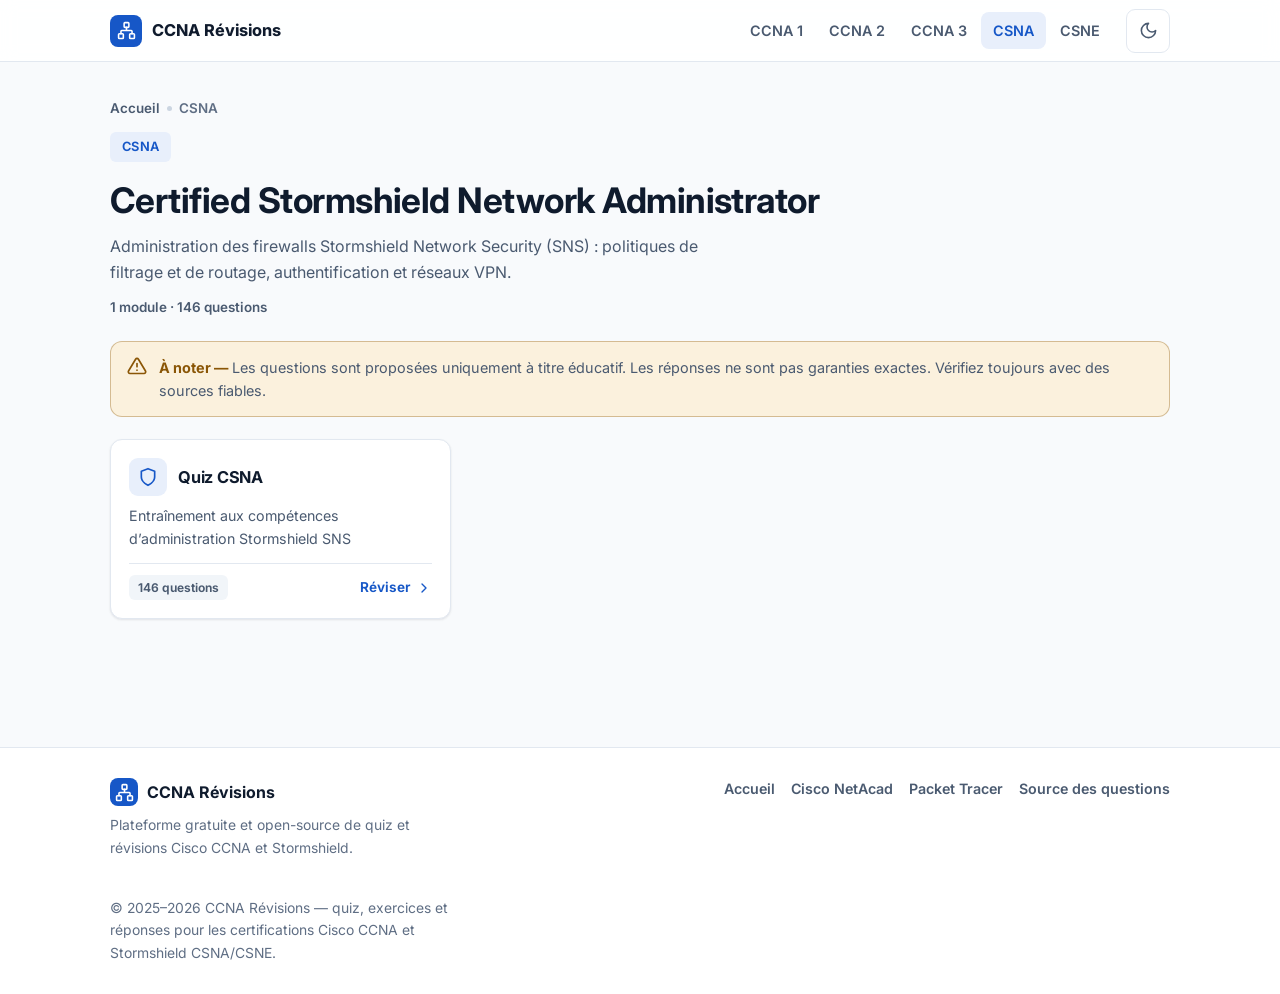
<file: csna/index.html>
<!DOCTYPE html>
<html lang="fr">
<head>
  <meta charset="UTF-8">
  <title>CSNA — Certified Stormshield Network Administrator · Quiz par module | CCNA Révisions</title>
  <meta name="viewport" content="width=device-width, initial-scale=1">
  <meta name="description" content="Révise le CSNA (Certified Stormshield Network Administrator) : quiz interactif, 146 questions corrigées gratuites. Administration des firewalls Stormshield Network Security (SNS) : politiques de filtrage et de routage, authentification et réseaux VPN.">
  <meta name="robots" content="index,follow,max-image-preview:large">
  <meta name="theme-color" content="#1657c7">
  <meta name="application-name" content="CCNA Révisions">
  <meta name="apple-mobile-web-app-title" content="CCNA Révisions">
  <meta name="author" content="CCNA Révisions">
  <link rel="canonical" href="https://ccna-revision.fr/csna/">
  <meta property="og:type" content="website">
  <meta property="og:site_name" content="CCNA Révisions">
  <meta property="og:locale" content="fr_FR">
  <meta property="og:title" content="CSNA — Certified Stormshield Network Administrator · Quiz par module | CCNA Révisions">
  <meta property="og:description" content="Révise le CSNA (Certified Stormshield Network Administrator) : quiz interactif, 146 questions corrigées gratuites. Administration des firewalls Stormshield Network Security (SNS) : politiques de filtrage et de routage, authentification et réseaux VPN.">
  <meta property="og:url" content="https://ccna-revision.fr/csna/">
  <meta property="og:image" content="https://ccna-revision.fr/img/routeur.png">
  <meta name="twitter:card" content="summary">
  <meta name="twitter:title" content="CSNA — Certified Stormshield Network Administrator · Quiz par module | CCNA Révisions">
  <meta name="twitter:description" content="Révise le CSNA (Certified Stormshield Network Administrator) : quiz interactif, 146 questions corrigées gratuites. Administration des firewalls Stormshield Network Security (SNS) : politiques de filtrage et de routage, authentification et réseaux VPN.">
  <link rel="icon" href="/img/routeur.png" type="image/png">
  <link rel="preconnect" href="https://fonts.googleapis.com">
  <link rel="preconnect" href="https://fonts.gstatic.com" crossorigin>
  <link href="https://fonts.googleapis.com/css2?family=Inter:wght@400;500;600;700;800&family=JetBrains+Mono:wght@500&display=swap" rel="stylesheet">
  <link rel="stylesheet" href="/css/style.css?v=mwug795c">
  <script>
    window.__ROOT__ = "/";
    (function(){ try { var t = localStorage.getItem("ccna-theme"); if (t) document.documentElement.setAttribute("data-theme", t); } catch(e){} })();
  </script>
  <script type="application/ld+json">
{
  "@context": "https://schema.org",
  "@type": "BreadcrumbList",
  "itemListElement": [
    {
      "@type": "ListItem",
      "position": 1,
      "name": "Accueil",
      "item": "https://ccna-revision.fr/"
    },
    {
      "@type": "ListItem",
      "position": 2,
      "name": "CSNA",
      "item": "https://ccna-revision.fr/csna/"
    }
  ]
}
  </script>
  <script type="application/ld+json">
{
  "@context": "https://schema.org",
  "@type": "Course",
  "name": "CSNA — Certified Stormshield Network Administrator",
  "description": "Administration des firewalls Stormshield Network Security (SNS) : politiques de filtrage et de routage, authentification et réseaux VPN.",
  "url": "https://ccna-revision.fr/csna/",
  "inLanguage": "fr",
  "isAccessibleForFree": true,
  "provider": {
    "@type": "Organization",
    "name": "CCNA Révisions",
    "url": "https://ccna-revision.fr/"
  },
  "hasCourseInstance": {
    "@type": "CourseInstance",
    "courseMode": "online",
    "courseWorkload": "PT175M"
  }
}
  </script>
  <script type="application/ld+json">
{
  "@context": "https://schema.org",
  "@type": "ItemList",
  "name": "Modules CSNA",
  "itemListElement": [
    {
      "@type": "ListItem",
      "position": 1,
      "name": "Quiz CSNA — Entraînement aux compétences d’administration Stormshield SNS",
      "url": "https://ccna-revision.fr/quiz/?ccna=csna&module=module1"
    }
  ]
}
  </script>
</head>
<body>
  <div id="nav-slot"></div>

  <main class="container page">
    <header class="page-head">
      <nav class="breadcrumb" aria-label="Fil d’Ariane">
        <a href="/index.html">Accueil</a> <span class="sep"></span> <span>CSNA</span>
      </nav>
      <span class="eyebrow">CSNA</span>
      <h1>Certified Stormshield Network Administrator</h1>
      <p>Administration des firewalls Stormshield Network Security (SNS) : politiques de filtrage et de routage, authentification et réseaux VPN.</p>
      <p class="track__stat" id="course-stat">1 module · 146 questions</p>
    </header>

    <div class="notice notice--warn" role="note">
      <span class="notice__ic"><svg viewBox="0 0 24 24" fill="none" stroke="currentColor" stroke-width="2" stroke-linecap="round" stroke-linejoin="round"><path d="M10.29 3.86 1.82 18a2 2 0 0 0 1.71 3h16.94a2 2 0 0 0 1.71-3L13.71 3.86a2 2 0 0 0-3.42 0Z"/><line x1="12" y1="9" x2="12" y2="13"/><line x1="12" y1="17" x2="12.01" y2="17"/></svg></span>
      <p><strong>À noter —</strong> Les questions sont proposées uniquement à titre éducatif. Les réponses ne sont pas garanties exactes. Vérifiez toujours avec des sources fiables.</p>
    </div>

    <section class="grid grid--3" id="modules" style="margin-top:22px" aria-label="Modules CSNA">
        <a class="module" href="/quiz/?ccna=csna&amp;module=module1" data-module="module1">
          <div class="module__top">
            <span class="module__badge"><svg viewBox="0 0 24 24" fill="none" stroke="currentColor" stroke-width="2" stroke-linecap="round" stroke-linejoin="round"><path d="M12 22s8-4 8-10V5l-8-3-8 3v7c0 6 8 10 8 10Z"/></svg></span>
            <h3>Quiz CSNA</h3>
          </div>
          <p class="module__desc">Entraînement aux compétences d’administration Stormshield SNS</p>
          <div class="module__foot">
            <span class="chip" data-chip>146 questions</span>
            <span class="track__go" style="font-size:.85rem">Réviser <svg viewBox="0 0 24 24" fill="none" stroke="currentColor" stroke-width="2" stroke-linecap="round" stroke-linejoin="round"><path d="m9 18 6-6-6-6"/></svg></span>
          </div>
        </a>
    </section>
  </main>

  <div id="footer-slot"></div>

  <script src="/js/curriculum.js?v=mwug795c"></script>
  <script src="/js/icons.js?v=mwug795c"></script>
  <script src="/js/app.js?v=mwug795c"></script>
  <script src="/js/course.js?v=mwug795c"></script>
  <!-- Cloudflare Web Analytics --><script type='module' src='https://static.cloudflareinsights.com/beacon.min.js' data-cf-beacon='{"token": "af27cfff3d654610957d63cd2315cc37"}'></script><!-- End Cloudflare Web Analytics -->
</body>
</html>
</file>
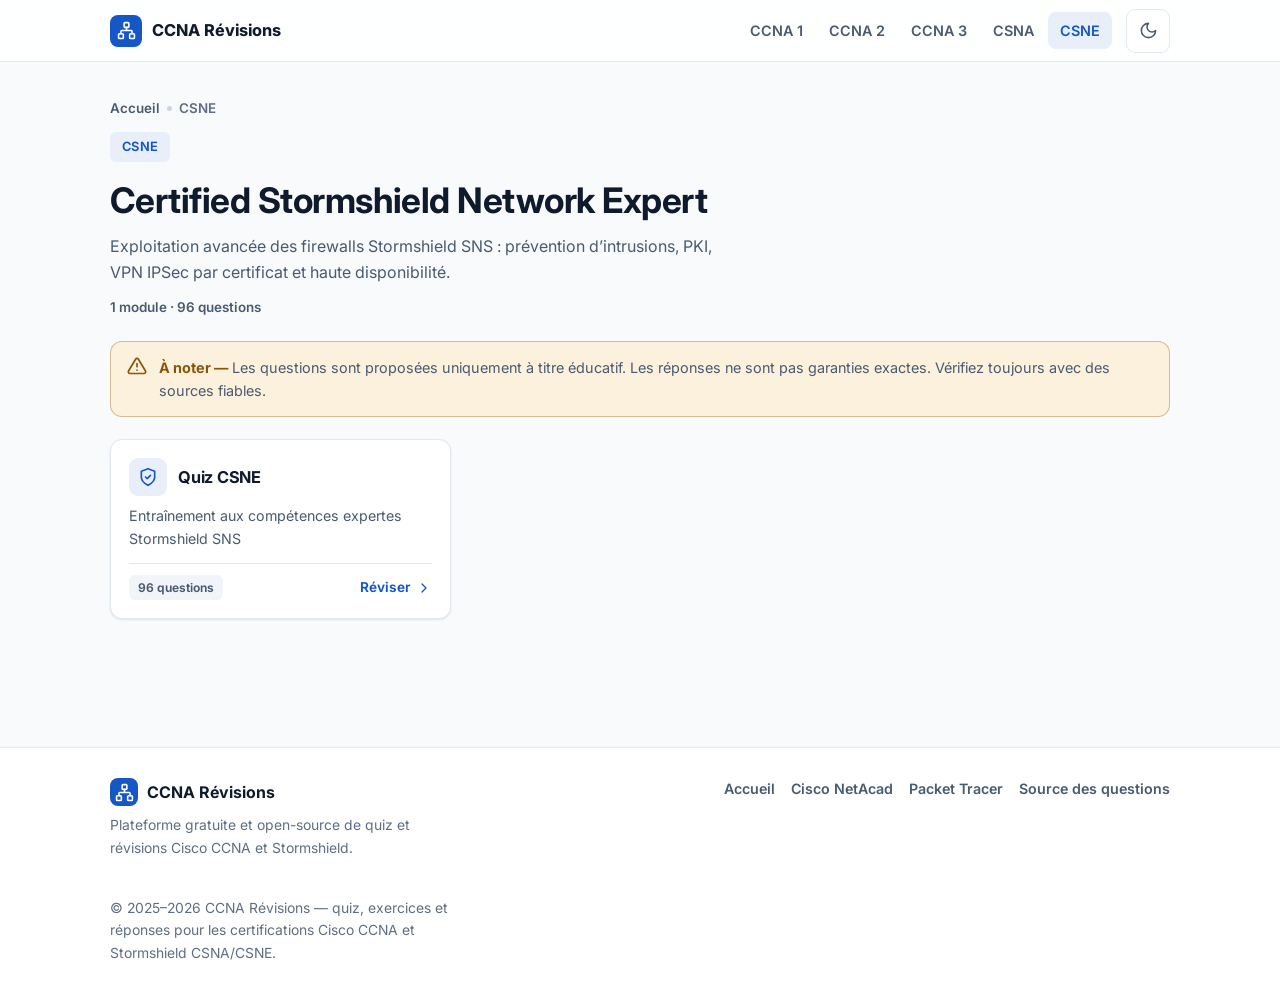
<file: csne/index.html>
<!DOCTYPE html>
<html lang="fr">
<head>
  <meta charset="UTF-8">
  <title>CSNE — Certified Stormshield Network Expert · Quiz par module | CCNA Révisions</title>
  <meta name="viewport" content="width=device-width, initial-scale=1">
  <meta name="description" content="Révise le CSNE (Certified Stormshield Network Expert) : quiz interactif, 96 questions corrigées gratuites. Exploitation avancée des firewalls Stormshield SNS : prévention d’intrusions, PKI, VPN IPSec par certificat et haute disponibilité.">
  <meta name="robots" content="index,follow,max-image-preview:large">
  <meta name="theme-color" content="#1657c7">
  <meta name="application-name" content="CCNA Révisions">
  <meta name="apple-mobile-web-app-title" content="CCNA Révisions">
  <meta name="author" content="CCNA Révisions">
  <link rel="canonical" href="https://ccna-revision.fr/csne/">
  <meta property="og:type" content="website">
  <meta property="og:site_name" content="CCNA Révisions">
  <meta property="og:locale" content="fr_FR">
  <meta property="og:title" content="CSNE — Certified Stormshield Network Expert · Quiz par module | CCNA Révisions">
  <meta property="og:description" content="Révise le CSNE (Certified Stormshield Network Expert) : quiz interactif, 96 questions corrigées gratuites. Exploitation avancée des firewalls Stormshield SNS : prévention d’intrusions, PKI, VPN IPSec par certificat et haute disponibilité.">
  <meta property="og:url" content="https://ccna-revision.fr/csne/">
  <meta property="og:image" content="https://ccna-revision.fr/img/routeur.png">
  <meta name="twitter:card" content="summary">
  <meta name="twitter:title" content="CSNE — Certified Stormshield Network Expert · Quiz par module | CCNA Révisions">
  <meta name="twitter:description" content="Révise le CSNE (Certified Stormshield Network Expert) : quiz interactif, 96 questions corrigées gratuites. Exploitation avancée des firewalls Stormshield SNS : prévention d’intrusions, PKI, VPN IPSec par certificat et haute disponibilité.">
  <link rel="icon" href="/img/routeur.png" type="image/png">
  <link rel="preconnect" href="https://fonts.googleapis.com">
  <link rel="preconnect" href="https://fonts.gstatic.com" crossorigin>
  <link href="https://fonts.googleapis.com/css2?family=Inter:wght@400;500;600;700;800&family=JetBrains+Mono:wght@500&display=swap" rel="stylesheet">
  <link rel="stylesheet" href="/css/style.css?v=mwug795c">
  <script>
    window.__ROOT__ = "/";
    (function(){ try { var t = localStorage.getItem("ccna-theme"); if (t) document.documentElement.setAttribute("data-theme", t); } catch(e){} })();
  </script>
  <script type="application/ld+json">
{
  "@context": "https://schema.org",
  "@type": "BreadcrumbList",
  "itemListElement": [
    {
      "@type": "ListItem",
      "position": 1,
      "name": "Accueil",
      "item": "https://ccna-revision.fr/"
    },
    {
      "@type": "ListItem",
      "position": 2,
      "name": "CSNE",
      "item": "https://ccna-revision.fr/csne/"
    }
  ]
}
  </script>
  <script type="application/ld+json">
{
  "@context": "https://schema.org",
  "@type": "Course",
  "name": "CSNE — Certified Stormshield Network Expert",
  "description": "Exploitation avancée des firewalls Stormshield SNS : prévention d’intrusions, PKI, VPN IPSec par certificat et haute disponibilité.",
  "url": "https://ccna-revision.fr/csne/",
  "inLanguage": "fr",
  "isAccessibleForFree": true,
  "provider": {
    "@type": "Organization",
    "name": "CCNA Révisions",
    "url": "https://ccna-revision.fr/"
  },
  "hasCourseInstance": {
    "@type": "CourseInstance",
    "courseMode": "online",
    "courseWorkload": "PT115M"
  }
}
  </script>
  <script type="application/ld+json">
{
  "@context": "https://schema.org",
  "@type": "ItemList",
  "name": "Modules CSNE",
  "itemListElement": [
    {
      "@type": "ListItem",
      "position": 1,
      "name": "Quiz CSNE — Entraînement aux compétences expertes Stormshield SNS",
      "url": "https://ccna-revision.fr/quiz/?ccna=csne&module=module1"
    }
  ]
}
  </script>
</head>
<body>
  <div id="nav-slot"></div>

  <main class="container page">
    <header class="page-head">
      <nav class="breadcrumb" aria-label="Fil d’Ariane">
        <a href="/index.html">Accueil</a> <span class="sep"></span> <span>CSNE</span>
      </nav>
      <span class="eyebrow">CSNE</span>
      <h1>Certified Stormshield Network Expert</h1>
      <p>Exploitation avancée des firewalls Stormshield SNS : prévention d’intrusions, PKI, VPN IPSec par certificat et haute disponibilité.</p>
      <p class="track__stat" id="course-stat">1 module · 96 questions</p>
    </header>

    <div class="notice notice--warn" role="note">
      <span class="notice__ic"><svg viewBox="0 0 24 24" fill="none" stroke="currentColor" stroke-width="2" stroke-linecap="round" stroke-linejoin="round"><path d="M10.29 3.86 1.82 18a2 2 0 0 0 1.71 3h16.94a2 2 0 0 0 1.71-3L13.71 3.86a2 2 0 0 0-3.42 0Z"/><line x1="12" y1="9" x2="12" y2="13"/><line x1="12" y1="17" x2="12.01" y2="17"/></svg></span>
      <p><strong>À noter —</strong> Les questions sont proposées uniquement à titre éducatif. Les réponses ne sont pas garanties exactes. Vérifiez toujours avec des sources fiables.</p>
    </div>

    <section class="grid grid--3" id="modules" style="margin-top:22px" aria-label="Modules CSNE">
        <a class="module" href="/quiz/?ccna=csne&amp;module=module1" data-module="module1">
          <div class="module__top">
            <span class="module__badge"><svg viewBox="0 0 24 24" fill="none" stroke="currentColor" stroke-width="2" stroke-linecap="round" stroke-linejoin="round"><path d="M12 22s8-4 8-10V5l-8-3-8 3v7c0 6 8 10 8 10Z"/><path d="m9 12 2 2 4-4"/></svg></span>
            <h3>Quiz CSNE</h3>
          </div>
          <p class="module__desc">Entraînement aux compétences expertes Stormshield SNS</p>
          <div class="module__foot">
            <span class="chip" data-chip>96 questions</span>
            <span class="track__go" style="font-size:.85rem">Réviser <svg viewBox="0 0 24 24" fill="none" stroke="currentColor" stroke-width="2" stroke-linecap="round" stroke-linejoin="round"><path d="m9 18 6-6-6-6"/></svg></span>
          </div>
        </a>
    </section>
  </main>

  <div id="footer-slot"></div>

  <script src="/js/curriculum.js?v=mwug795c"></script>
  <script src="/js/icons.js?v=mwug795c"></script>
  <script src="/js/app.js?v=mwug795c"></script>
  <script src="/js/course.js?v=mwug795c"></script>
  <!-- Cloudflare Web Analytics --><script type='module' src='https://static.cloudflareinsights.com/beacon.min.js' data-cf-beacon='{"token": "af27cfff3d654610957d63cd2315cc37"}'></script><!-- End Cloudflare Web Analytics -->
</body>
</html>
</file>
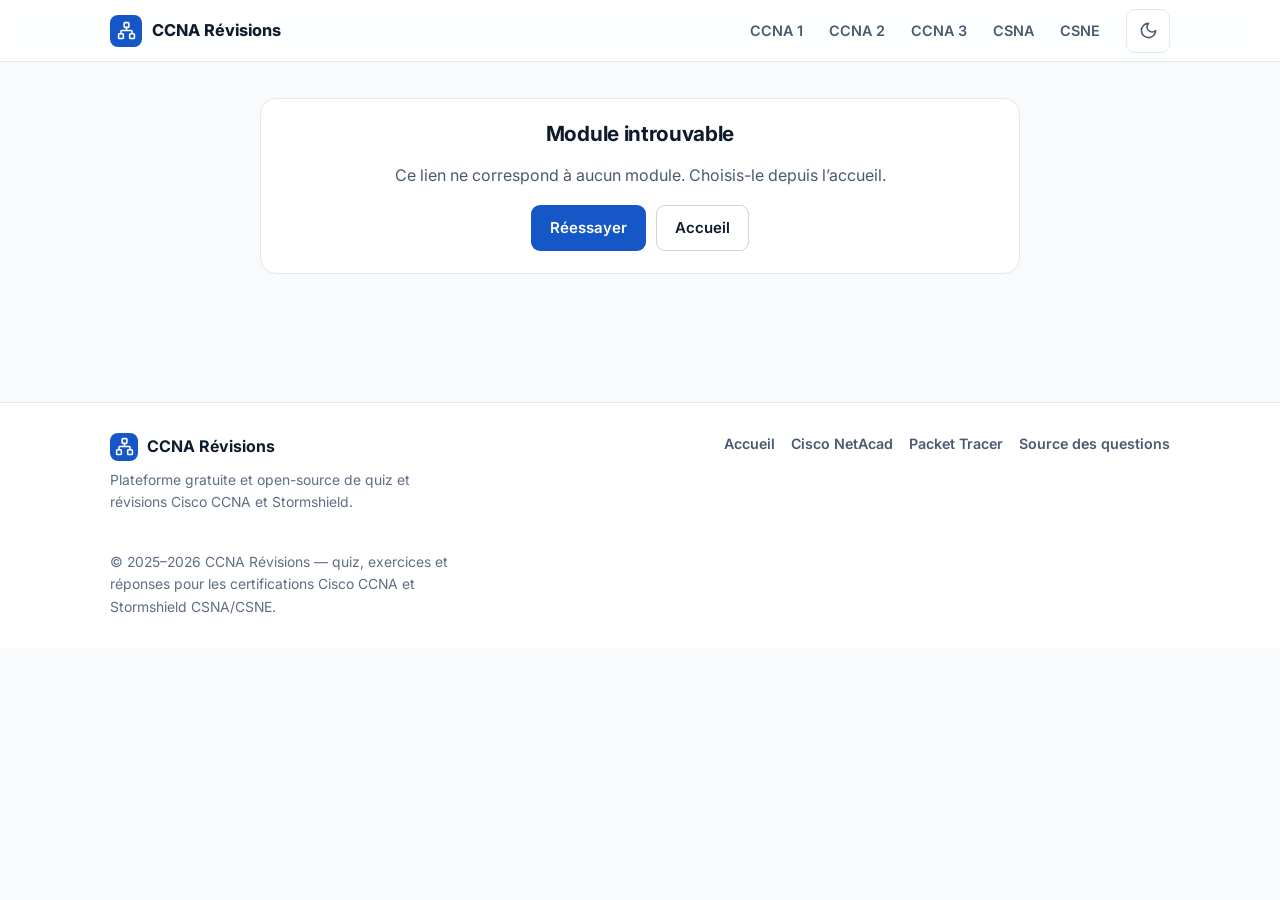
<file: quiz/index.html>
<!DOCTYPE html>
<html lang="fr">
<head>
  <meta charset="UTF-8">
  <title>Quiz CCNA · CCNA Révisions</title>
  <meta name="viewport" content="width=device-width, initial-scale=1">
  <meta name="description" content="Quiz interactif de révision Cisco : correction immédiate, suivi du score et rejeu des questions ratées.">
  <meta name="robots" content="noindex,follow">
  <meta name="theme-color" content="#1657c7">
  <link rel="icon" href="/img/routeur.png" type="image/png">
  <link rel="preconnect" href="https://fonts.googleapis.com">
  <link rel="preconnect" href="https://fonts.gstatic.com" crossorigin>
  <link href="https://fonts.googleapis.com/css2?family=Inter:wght@400;500;600;700;800&family=JetBrains+Mono:wght@500&display=swap" rel="stylesheet">
  <link rel="stylesheet" href="/css/style.css?v=mwug795c">
  <script>
    window.__ROOT__ = "/";
    (function(){ try { var t = localStorage.getItem("ccna-theme"); if (t) document.documentElement.setAttribute("data-theme", t); } catch(e){} })();
  </script>
</head>
<body>
  <div id="nav-slot"></div>

  <main class="container page">
    <div class="quiz-wrap">

      <div id="loader" class="loader">
        <div class="spinner"></div>
        <p>Chargement des questions…</p>
      </div>

      <div id="error-box" class="card" style="display:none;text-align:center">
        <h1 id="error-title" style="font-size:1.3rem">Erreur de chargement</h1>
        <p id="error-msg" style="color:var(--text-muted)">Impossible de charger les questions.</p>
        <div style="display:flex;gap:10px;justify-content:center;margin-top:8px">
          <button class="btn btn--primary" onclick="location.reload()">Réessayer</button>
          <a class="btn btn--ghost" href="/index.html">Accueil</a>
        </div>
      </div>

      <section id="setup" style="display:none">
        <div class="quiz-head">
          <nav class="breadcrumb" style="margin-bottom:12px" aria-label="Fil d’Ariane">
            <a href="/index.html">Accueil</a> <span class="sep"></span>
            <a id="bc-course-setup" href="#">Parcours</a> <span class="sep"></span>
            <span id="bc-module-setup">Quiz</span>
          </nav>
          <div class="quiz-head__bar">
            <h1 class="quiz-head__title" id="setup-title">Quiz</h1>
            <span class="quiz-head__count" id="setup-count"></span>
          </div>
        </div>

        <div class="modes">
          <button type="button" class="mode-card" id="mode-train">
            <span class="mode-card__ic" id="mode-train-ic"></span>
            <span class="mode-card__body">
              <span class="mode-card__title">Entraînement</span>
              <span class="mode-card__desc" id="mode-train-desc">Toutes les questions, correction immédiate, sans limite de temps.</span>
            </span>
          </button>
          <button type="button" class="mode-card" id="mode-exam" aria-expanded="false" aria-controls="exam-opts">
            <span class="mode-card__ic" id="mode-exam-ic"></span>
            <span class="mode-card__body">
              <span class="mode-card__title">Examen blanc</span>
              <span class="mode-card__desc" id="mode-exam-desc">Questions tirées au sort, chronométré, corrigé à la fin.</span>
            </span>
          </button>
        </div>

        <div class="card exam-opts" id="exam-opts" style="display:none">
          <p class="exam-opts__label" id="exam-opts-legend">Nombre de questions</p>
          <div class="opt-row" id="exam-lengths" role="group" aria-labelledby="exam-opts-legend"></div>
          <p class="exam-opts__meta" id="exam-summary"></p>
          <button class="btn btn--primary" id="btn-start-exam">Démarrer l’examen</button>
        </div>
      </section>

      <section id="quiz" style="display:none">
        <div class="quiz-head">
          <nav class="breadcrumb" style="margin-bottom:12px" aria-label="Fil d’Ariane">
            <a href="/index.html">Accueil</a> <span class="sep"></span>
            <a id="bc-course" href="#">Parcours</a> <span class="sep"></span>
            <span id="bc-module">Quiz</span>
          </nav>
          <div class="quiz-head__bar">
            <h1 class="quiz-head__title" id="quiz-title">Quiz</h1>
            <div class="quiz-head__side">
              <span class="quiz-timer" id="quiz-timer" role="timer" style="display:none"></span>
              <span class="quiz-head__count" id="quiz-count">Question 1</span>
            </div>
          </div>
          <div class="quiz-progress"><div class="quiz-progress__fill" id="quiz-fill"></div></div>
        </div>

        <div class="quiz-stats" id="quiz-stats">
          <div class="qstat qstat--ok" id="qstat-ok"><b id="stat-ok">0</b><span>Réussies</span></div>
          <div class="qstat qstat--ko" id="qstat-ko"><b id="stat-ko">0</b><span>Ratées</span></div>
          <div class="qstat" id="qstat-answered" style="display:none"><b id="stat-answered">0</b><span>Répondues</span></div>
          <div class="qstat"><b id="stat-left">0</b><span>Restantes</span></div>
        </div>

        <article class="qcard fade-in" id="qcard" tabindex="-1">
          <span class="qtag" id="q-tag"></span>
          <p class="qtext" id="q-text"></p>
          <p class="qhint" id="q-multi" style="display:none"></p>
          <img id="q-image" class="qimg" style="display:none" alt="Illustration de la question">
          <div class="choices" id="q-choices"></div>

          <div id="q-validate" style="display:none;margin-top:18px">
            <button class="btn btn--primary" id="btn-validate">Valider ma réponse</button>
          </div>

          <div class="qfeedback" id="q-feedback" style="display:none">
            <p class="qfeedback__txt" id="feedback-txt"></p>
            <button class="btn btn--primary" id="btn-next" aria-describedby="feedback-txt">Suivant <span class="kbd">Espace</span></button>
          </div>

          <div class="exam-nav" id="exam-nav" style="display:none">
            <button class="btn btn--primary" id="btn-exam-next">Question suivante <span class="kbd">Entrée</span></button>
            <span class="qhint" id="exam-nav-hint">Aucune correction avant la fin de l’examen.</span>
          </div>
        </article>
      </section>

      <section id="recap" style="display:none">
        <div class="recap__score fade-in" tabindex="-1">
          <div class="ring" id="score-ring"><span class="ring__val" id="ring-val">0<small>%</small></span></div>
          <p class="recap__msg" id="recap-msg"></p>
          <p class="recap__sub" id="recap-sub"></p>
          <div class="recap__actions">
            <button class="btn btn--primary" id="btn-restart">Recommencer</button>
            <button class="btn btn--ghost" id="btn-retry-wrong" style="display:none">Rejouer les erreurs</button>
            <button class="btn btn--ghost" id="btn-change-mode">Changer de mode</button>
            <a class="btn btn--subtle" id="btn-back" href="/index.html">Retour au parcours</a>
          </div>
        </div>
        <div class="mistakes" id="mistakes"></div>
      </section>

    </div>
  </main>

  <div id="footer-slot"></div>

  <script src="/js/curriculum.js?v=mwug795c"></script>
  <script src="/js/icons.js?v=mwug795c"></script>
  <script src="/js/app.js?v=mwug795c"></script>
  <script src="/script/quiz.js?v=mwug795c"></script>
  <!-- Cloudflare Web Analytics --><script type='module' src='https://static.cloudflareinsights.com/beacon.min.js' data-cf-beacon='{"token": "af27cfff3d654610957d63cd2315cc37"}'></script><!-- End Cloudflare Web Analytics -->
</body>
</html>
</file>
<file: css/style.css>
/* Les jetons sombres sont écrits deux fois (préférence système et data-theme) : modifier les deux. */

:root {
  --bg:            #f8fafc;
  --surface:       #ffffff;
  --surface-2:     #f1f5f9;
  --surface-3:     #e8edf3;
  --border:        #e2e8f0;
  --border-strong: #cbd5e1;

  --text:          #0f1b2d;
  --text-muted:    #4a5a70;
  --text-faint:    #5f6e84;

  --primary:       #1657c7;
  --primary-hover: #10469f;
  --primary-soft:  #e8effb;
  --primary-text:  #ffffff;

  --success:       #157347;
  --success-soft:  #e4f4ea;
  --success-border:#9bd4b1;
  --danger:        #c22f2f;
  --danger-soft:   #fbe9e9;
  --danger-border: #eeb0b0;
  --warning:       #8a5606;
  --warning-soft:  #fbf1dd;

  --ring:          rgba(22, 87, 199, .28);
  --shadow-sm:     0 1px 2px rgba(15, 27, 45, .05), 0 1px 3px rgba(15, 27, 45, .05);
  --shadow-md:     0 4px 12px rgba(15, 27, 45, .07), 0 2px 4px rgba(15, 27, 45, .04);
  --shadow-lg:     0 16px 36px -14px rgba(15, 27, 45, .18);

  --radius-sm: 8px;
  --radius:    12px;
  --radius-lg: 16px;

  --font: "Inter", system-ui, -apple-system, "Segoe UI", Roboto, Helvetica, Arial, sans-serif;
  --mono: "JetBrains Mono", ui-monospace, "SF Mono", Menlo, Consolas, monospace;

  --nav-h: 62px;
  --maxw: 1100px;
}

@media (prefers-color-scheme: dark) {
  :root:not([data-theme="light"]) {
    --bg:            #0e1420;
    --surface:       #161e2c;
    --surface-2:     #1c2636;
    --surface-3:     #243044;
    --border:        #2a3648;
    --border-strong: #3a4a61;

    --text:          #e6ecf5;
    --text-muted:    #9fadc2;
    --text-faint:    #8291a8;

    --primary:       #5b93f0;
    --primary-hover: #7aa9f5;
    --primary-soft:  #17263f;
    --primary-text:  #0b1220;

    --success:       #4cc07f;
    --success-soft:  #14261c;
    --success-border:#215436;
    --danger:        #ef6d6d;
    --danger-soft:   #2a1618;
    --danger-border: #57262a;
    --warning:       #e0a63e;
    --warning-soft:  #2a2110;

    --ring:          rgba(91, 147, 240, .35);
    --shadow-sm:     0 1px 2px rgba(0,0,0,.3);
    --shadow-md:     0 4px 14px rgba(0,0,0,.4);
    --shadow-lg:     0 18px 40px -14px rgba(0,0,0,.55);
  }
}

:root[data-theme="dark"] {
  --bg:            #0e1420;
  --surface:       #161e2c;
  --surface-2:     #1c2636;
  --surface-3:     #243044;
  --border:        #2a3648;
  --border-strong: #3a4a61;

  --text:          #e6ecf5;
  --text-muted:    #9fadc2;
  --text-faint:    #8291a8;

  --primary:       #5b93f0;
  --primary-hover: #7aa9f5;
  --primary-soft:  #17263f;
  --primary-text:  #0b1220;

  --success:       #4cc07f;
  --success-soft:  #14261c;
  --success-border:#215436;
  --danger:        #ef6d6d;
  --danger-soft:   #2a1618;
  --danger-border: #57262a;
  --warning:       #e0a63e;
  --warning-soft:  #2a2110;

  --ring:          rgba(91, 147, 240, .35);
  --shadow-sm:     0 1px 2px rgba(0,0,0,.3);
  --shadow-md:     0 4px 14px rgba(0,0,0,.4);
  --shadow-lg:     0 18px 40px -14px rgba(0,0,0,.55);
}

@property --p { syntax: "<number>"; initial-value: 0; inherits: false; }

/* Base */
* { box-sizing: border-box; }
html { scroll-behavior: smooth; }
body {
  margin: 0; font-family: var(--font); color: var(--text); background: var(--bg);
  min-height: 100vh; line-height: 1.6; -webkit-font-smoothing: antialiased; text-rendering: optimizeLegibility;
}
a { color: var(--primary); text-decoration: none; }
a:hover { text-decoration: underline; }
h1, h2, h3, h4 { line-height: 1.25; letter-spacing: -.015em; margin: 0 0 .5em; }
img { max-width: 100%; }
svg { width: 1em; height: 1em; vertical-align: middle; flex: none; }
::selection { background: var(--ring); }
:focus-visible { outline: 2px solid var(--primary); outline-offset: 2px; border-radius: 4px; }

.container { width: 100%; max-width: var(--maxw); margin-inline: auto; padding-inline: 20px; }
.sr-only { position: absolute; width: 1px; height: 1px; padding: 0; margin: -1px; overflow: hidden; clip: rect(0 0 0 0); white-space: nowrap; border: 0; }

/* Navbar */
.nav {
  position: sticky; top: 0; z-index: 50; height: var(--nav-h); display: flex; align-items: center;
  background: color-mix(in srgb, var(--surface) 88%, transparent);
  backdrop-filter: saturate(160%) blur(8px); -webkit-backdrop-filter: saturate(160%) blur(8px);
  border-bottom: 1px solid var(--border);
}
.nav__inner { width: 100%; max-width: var(--maxw); margin-inline: auto; padding-inline: 20px; display: flex; align-items: center; gap: 14px; }
.brand { display: inline-flex; align-items: center; gap: 10px; font-weight: 750; font-size: 1.02rem; color: var(--text); }
.brand:hover { text-decoration: none; }
.brand__logo { display: grid; place-items: center; width: 32px; height: 32px; border-radius: 8px; background: var(--primary); color: #fff; }
.brand__logo svg { width: 19px; height: 19px; }
.nav__spacer { flex: 1; }
.nav__links { display: flex; align-items: center; gap: 2px; }
.nav__link { padding: 7px 12px; border-radius: 8px; color: var(--text-muted); font-weight: 600; font-size: .9rem; }
.nav__link:hover { background: var(--surface-2); color: var(--text); text-decoration: none; }
.nav__link.is-active { color: var(--primary); background: var(--primary-soft); }

.theme-toggle { display: inline-grid; place-items: center; width: 44px; height: 44px; border-radius: 9px; border: 1px solid var(--border); background: var(--surface); color: var(--text-muted); cursor: pointer; transition: .16s; }
.theme-toggle:hover { background: var(--surface-2); color: var(--text); }
.theme-toggle svg { width: 19px; height: 19px; }
.theme-toggle .icon-sun { display: none; }
:root[data-theme="dark"] .theme-toggle .icon-sun { display: block; }
:root[data-theme="dark"] .theme-toggle .icon-moon { display: none; }
@media (prefers-color-scheme: dark) { :root:not([data-theme="light"]) .theme-toggle .icon-sun { display: block; } :root:not([data-theme="light"]) .theme-toggle .icon-moon { display: none; } }

/* Buttons */
.btn { display: inline-flex; align-items: center; justify-content: center; gap: 8px; padding: 10px 18px; border-radius: 9px; border: 1px solid transparent; font: inherit; font-weight: 600; font-size: .94rem; cursor: pointer; transition: background .16s, box-shadow .16s, border-color .16s; text-decoration: none; white-space: nowrap; }
.btn:hover { text-decoration: none; }
.btn svg { width: 18px; height: 18px; }
.btn--primary { background: var(--primary); color: var(--primary-text); }
.btn--primary:hover { background: var(--primary-hover); }
.btn--ghost { background: var(--surface); color: var(--text); border-color: var(--border-strong); }
.btn--ghost:hover { background: var(--surface-2); }
.btn--subtle { background: var(--surface-2); color: var(--text-muted); }
.btn--subtle:hover { background: var(--surface-3); color: var(--text); }
.btn--lg { padding: 13px 24px; font-size: 1rem; }
.btn--block { width: 100%; }
.btn:disabled { opacity: .45; cursor: not-allowed; }

/* Layout */
.page { padding-block: 36px 64px; }
.section { margin-top: 44px; }
.grid { display: grid; gap: 18px; }
.grid--2 { grid-template-columns: repeat(2, 1fr); }
.grid--3 { grid-template-columns: repeat(3, 1fr); }
@media (max-width: 900px) { .grid--3 { grid-template-columns: repeat(2, 1fr); } }
@media (max-width: 620px) { .grid--2, .grid--3 { grid-template-columns: 1fr; } }
.card { background: var(--surface); border: 1px solid var(--border); border-radius: var(--radius-lg); padding: 22px; }

/* Hero */
.hero { padding-top: 30px; max-width: 760px; }
.eyebrow { display: inline-flex; align-items: center; gap: 8px; padding: 5px 12px; border-radius: 6px; background: var(--primary-soft); color: var(--primary); font-weight: 650; font-size: .8rem; letter-spacing: .02em; text-transform: uppercase; }
.badge-new { display: inline-flex; align-items: center; padding: 2px 8px; border-radius: 999px; background: var(--success-soft); color: var(--success); font-size: .68rem; font-weight: 750; letter-spacing: .05em; text-transform: uppercase; vertical-align: middle; }
.hero h1 { font-size: clamp(1.9rem, 4.6vw, 2.9rem); font-weight: 800; margin: 18px 0 14px; letter-spacing: -.025em; }
.hero h1 .accent { color: var(--primary); }
.hero p.lead { font-size: clamp(1rem, 2vw, 1.15rem); color: var(--text-muted); max-width: 60ch; margin: 0 0 24px; }
.hero__cta { display: flex; gap: 12px; flex-wrap: wrap; }
.announce { display: inline-flex; align-items: center; gap: 10px; margin-top: 20px; padding: 9px 14px; border: 1px solid var(--border); border-radius: 999px; background: var(--surface); box-shadow: var(--shadow-sm); color: var(--text); font-size: .9rem; transition: border-color .16s, box-shadow .16s, transform .16s; }
.announce:hover { border-color: var(--border-strong); box-shadow: var(--shadow-md); transform: translateY(-1px); text-decoration: none; }
.announce__text { font-weight: 600; }
.announce__go { display: inline-flex; color: var(--primary); }
.announce__go svg { width: 16px; height: 16px; }
@media (max-width: 620px) { .announce { border-radius: var(--radius-lg); align-items: flex-start; } }

/* Track cards */
.track { position: relative; display: flex; flex-direction: column; background: var(--surface); border: 1px solid var(--border); border-radius: var(--radius-lg); padding: 22px; box-shadow: var(--shadow-sm); transition: box-shadow .16s, border-color .16s, transform .16s; }
.track:hover { box-shadow: var(--shadow-md); border-color: var(--border-strong); transform: translateY(-2px); text-decoration: none; }
.track__head { display: flex; align-items: center; gap: 13px; margin-bottom: 12px; }
.track__icon { flex: none; width: 44px; height: 44px; border-radius: 10px; display: grid; place-items: center; background: var(--primary-soft); color: var(--primary); }
.track__icon svg { width: 24px; height: 24px; }
.track__label { font-size: .78rem; font-weight: 700; color: var(--primary); letter-spacing: .03em; text-transform: uppercase; }
.track h3 { font-size: 1.18rem; margin: 2px 0 0; color: var(--text); }
.track__desc { color: var(--text-muted); font-size: .93rem; margin: 0 0 16px; flex: 1; }
.track__progress { margin-bottom: 14px; }
.track__meta { display: flex; align-items: center; justify-content: space-between; gap: 12px; padding-top: 14px; border-top: 1px solid var(--border); }
.track__stat { font-size: .84rem; color: var(--text-faint); font-weight: 600; }
.track__go { display: inline-flex; align-items: center; gap: 6px; color: var(--primary); font-weight: 650; font-size: .9rem; }
.track__go svg { width: 16px; height: 16px; }

/* progress bar */
.pbar { height: 7px; border-radius: 999px; background: var(--surface-3); overflow: hidden; }
.pbar__fill { height: 100%; border-radius: 999px; width: 0%; background: var(--primary); transition: width .6s cubic-bezier(.22,1,.36,1); }
.pbar__row { display: flex; justify-content: space-between; font-size: .8rem; color: var(--text-faint); margin-bottom: 6px; font-weight: 600; }

/* Features */
.feature { display: flex; gap: 13px; align-items: flex-start; }
.feature__ic { flex: none; width: 40px; height: 40px; border-radius: 9px; display: grid; place-items: center; background: var(--surface-2); color: var(--primary); border: 1px solid var(--border); }
.feature__ic svg { width: 21px; height: 21px; }
.feature h3, .feature h4 { margin: 1px 0 3px; font-size: 1rem; }
.feature p { margin: 0; color: var(--text-muted); font-size: .9rem; }

.section-head { max-width: 60ch; margin: 0 0 24px; }
.section-head h2 { font-size: clamp(1.4rem, 2.6vw, 1.8rem); }
.section-head p { color: var(--text-muted); margin: 0; }

/* Module cards */
.module { display: flex; flex-direction: column; gap: 9px; background: var(--surface); border: 1px solid var(--border); border-radius: var(--radius); padding: 18px; box-shadow: var(--shadow-sm); transition: box-shadow .16s, border-color .16s, transform .16s; height: 100%; }
.module:hover { box-shadow: var(--shadow-md); border-color: var(--border-strong); transform: translateY(-2px); text-decoration: none; }
.module__top { display: flex; align-items: center; gap: 11px; }
.module__badge { flex: none; width: 38px; height: 38px; border-radius: 9px; display: grid; place-items: center; background: var(--primary-soft); color: var(--primary); }
.module__badge svg { width: 20px; height: 20px; }
.module h3 { font-size: 1.02rem; margin: 0; color: var(--text); }
.module__desc { color: var(--text-muted); font-size: .89rem; margin: 0; flex: 1; }
.module__foot { display: flex; align-items: center; justify-content: space-between; margin-top: 4px; padding-top: 11px; border-top: 1px solid var(--border); font-size: .82rem; color: var(--text-faint); font-weight: 600; }
.chip { display: inline-flex; align-items: center; gap: 5px; padding: 3px 9px; border-radius: 6px; font-size: .75rem; font-weight: 650; background: var(--surface-2); color: var(--text-muted); }
.chip svg { width: 13px; height: 13px; }
.chip--done { background: var(--success-soft); color: var(--success); }
.chip--progress { background: var(--warning-soft); color: var(--warning); }

/* Page header */
.page-head { display: flex; flex-direction: column; align-items: flex-start; gap: 12px; }
.breadcrumb { display: flex; gap: 7px; align-items: center; color: var(--text-faint); font-size: .84rem; font-weight: 600; flex-wrap: wrap; }
.breadcrumb a { color: var(--text-muted); }
.breadcrumb .sep { width: 5px; height: 5px; border-radius: 50%; background: var(--border-strong); }
.page-head h1 { font-size: clamp(1.6rem, 3.6vw, 2.2rem); margin: 4px 0 0; }
.page-head p { color: var(--text-muted); max-width: 62ch; margin: 0; }

/* FAQ */
.faq { display: flex; flex-direction: column; gap: 10px; }
.faq__item { background: var(--surface); border: 1px solid var(--border); border-radius: var(--radius); padding: 2px 18px; box-shadow: var(--shadow-sm); }
.faq__item summary { list-style: none; cursor: pointer; padding: 16px 0; font-weight: 650; color: var(--text); display: flex; align-items: center; justify-content: space-between; gap: 12px; }
.faq__item summary::-webkit-details-marker { display: none; }
.faq__item summary::after { content: "+"; font-size: 1.4rem; font-weight: 400; color: var(--text-faint); transition: transform .2s; line-height: 1; }
.faq__item[open] summary::after { transform: rotate(45deg); }
.faq__item p { margin: 0 0 16px; color: var(--text-muted); font-size: .93rem; }

/* notice / avertissement */
.notice { display: flex; gap: 12px; align-items: flex-start; padding: 14px 16px; border-radius: var(--radius); border: 1px solid var(--warning-soft); background: var(--warning-soft); color: var(--text); margin: 22px 0 0; }
.notice--warn { border-color: color-mix(in srgb, var(--warning) 35%, transparent); }
.notice__ic { flex: none; color: var(--warning); display: grid; place-items: center; }
.notice__ic svg { width: 20px; height: 20px; }
.notice p { margin: 0; font-size: .9rem; color: var(--text-muted); }
.notice strong { color: var(--warning); }

/* toolbar */
.toolbar { display: flex; gap: 12px; flex-wrap: wrap; align-items: center; margin: 22px 0 4px; }
.search { position: relative; flex: 1; min-width: 240px; }
.search svg { position: absolute; left: 13px; top: 50%; transform: translateY(-50%); width: 18px; height: 18px; color: var(--text-faint); }
.search input { width: 100%; padding: 11px 14px 11px 40px; border-radius: 9px; border: 1px solid var(--border-strong); background: var(--surface); color: var(--text); font: inherit; font-size: .94rem; transition: border-color .16s, box-shadow .16s; }
.search input:focus { outline: none; border-color: var(--primary); box-shadow: 0 0 0 3px var(--ring); }

/* Quiz */
.quiz-wrap { max-width: 760px; margin-inline: auto; }
.quiz-head { margin-bottom: 16px; scroll-margin-top: calc(var(--nav-h) + 12px); }
.quiz-head__bar { display: flex; align-items: center; justify-content: space-between; gap: 12px; margin-bottom: 9px; }
.quiz-head__title { font-size: 1.02rem; font-weight: 700; margin: 0; }
.quiz-head__count { font-size: .84rem; color: var(--text-muted); font-weight: 600; white-space: nowrap; }
.quiz-head__side { display: flex; align-items: center; gap: 10px; }
.quiz-timer { font-family: var(--mono); font-size: .92rem; font-weight: 600; font-variant-numeric: tabular-nums; padding: 3px 10px; border-radius: 999px; background: var(--surface-2); color: var(--text); border: 1px solid var(--border); white-space: nowrap; }
.quiz-timer.is-low { background: var(--danger-soft); color: var(--danger); border-color: var(--danger-border); }
.quiz-progress { height: 7px; border-radius: 999px; background: var(--surface-3); overflow: hidden; }
.quiz-progress__fill { height: 100%; width: 0%; background: var(--primary); border-radius: 999px; transition: width .4s ease; }

.quiz-stats { display: flex; gap: 10px; margin-bottom: 16px; }
.qstat { flex: 1; text-align: center; padding: 10px; border-radius: 10px; background: var(--surface); border: 1px solid var(--border); }
.qstat b { display: block; font-size: 1.1rem; font-weight: 800; }
.qstat span { font-size: .74rem; color: var(--text-muted); font-weight: 600; }
.qstat--ok b { color: var(--success); }
.qstat--ko b { color: var(--danger); }

/* Choix du mode (entraînement / examen) */
.modes { display: grid; grid-template-columns: repeat(2, 1fr); gap: 14px; margin-bottom: 14px; }
@media (max-width: 620px) { .modes { grid-template-columns: 1fr; } }
.mode-card { display: flex; align-items: flex-start; gap: 13px; text-align: left; padding: 18px; border-radius: var(--radius-lg); border: 1px solid var(--border); background: var(--surface); box-shadow: var(--shadow-sm); cursor: pointer; font: inherit; color: inherit; transition: box-shadow .16s, border-color .16s, transform .16s; }
.mode-card:hover { box-shadow: var(--shadow-md); border-color: var(--border-strong); transform: translateY(-2px); }
.mode-card.is-on { border-color: var(--primary); box-shadow: 0 0 0 2px var(--primary-soft); }
.mode-card__ic { flex: none; width: 40px; height: 40px; border-radius: 10px; display: grid; place-items: center; background: var(--primary-soft); color: var(--primary); }
.mode-card__ic svg { width: 21px; height: 21px; }
.mode-card__body { display: flex; flex-direction: column; gap: 4px; }
.mode-card__title { font-weight: 700; font-size: 1.02rem; }
.mode-card__desc { color: var(--text-muted); font-size: .88rem; line-height: 1.5; }

.exam-opts { margin-bottom: 16px; }
.exam-opts__label { font-weight: 650; font-size: .9rem; margin: 0 0 10px; }
.exam-opts__meta { color: var(--text-muted); font-size: .86rem; margin: 12px 0 14px; }
.opt-row { display: flex; flex-wrap: wrap; gap: 8px; }
.opt-chip { min-height: 44px; padding: 7px 15px; border-radius: 999px; border: 1px solid var(--border); background: var(--surface-2); color: var(--text-muted); font: inherit; font-weight: 650; font-size: .88rem; cursor: pointer; transition: background .14s, color .14s, border-color .14s; }
.opt-chip:hover { border-color: var(--border-strong); }
.opt-chip.is-on { background: var(--primary); border-color: var(--primary); color: var(--primary-text); }

.exam-nav { display: flex; align-items: center; gap: 14px; flex-wrap: wrap; margin-top: 18px; padding-top: 16px; border-top: 1px solid var(--border); }
.exam-nav .qhint { margin: 0; }

/* Focus posé par le script à chaque question, pas par l'utilisateur : pas de contour. */
.qcard:focus, .recap__score:focus { outline: none; }
.qcard { background: var(--surface); border: 1px solid var(--border); border-radius: var(--radius-lg); padding: 26px; box-shadow: var(--shadow-sm); }
.qtag { display: inline-flex; align-items: center; gap: 6px; margin-bottom: 13px; padding: 4px 10px; border-radius: 6px; font-size: .74rem; font-weight: 650; background: var(--surface-2); color: var(--text-muted); }
.qtag svg { width: 13px; height: 13px; }
.qtext { font-size: 1.14rem; font-weight: 600; margin: 0 0 6px; line-height: 1.5; color: var(--text); }
.qtext code, .qhint code, .mistake code { font-family: var(--mono); font-size: .88em; background: var(--surface-3); padding: 1px 6px; border-radius: 5px; }
.qhint { color: var(--text-faint); font-size: .84rem; margin: 8px 0 0; font-weight: 600; display: inline-flex; align-items: center; gap: 6px; }
.qhint svg { width: 15px; height: 15px; }
.qimg { margin: 16px auto; display: block; height: auto; border-radius: var(--radius); border: 1px solid var(--border); }

.choices { display: grid; gap: 9px; margin-top: 20px; }
.choice { display: flex; align-items: center; gap: 12px; width: 100%; text-align: left; padding: 13px 15px; border-radius: 10px; border: 1.5px solid var(--border); background: var(--surface); color: var(--text); font: inherit; font-size: .96rem; cursor: pointer; transition: border-color .13s, background .13s; }
.choice:hover:not(:disabled) { border-color: var(--primary); background: var(--surface-2); }
.choice__mark { position: relative; flex: none; width: 26px; height: 26px; border-radius: 7px; border: 2px solid var(--border-strong); display: grid; place-items: center; font-size: .8rem; font-weight: 800; color: var(--text-faint); transition: .13s; }
.choice__mark .mk-check, .choice__mark .mk-x { position: absolute; inset: 0; display: grid; place-items: center; opacity: 0; transition: opacity .13s; }
.choice__mark svg { width: 15px; height: 15px; color: var(--primary-text); }
.choice__mark .mk-letter { transition: opacity .13s; }
.choice.is-selected { border-color: var(--primary); background: var(--primary-soft); }
.choice.is-selected .choice__mark { background: var(--primary); border-color: var(--primary); }
.choice.correct { border-color: var(--success-border); background: var(--success-soft); }
.choice.correct .choice__mark { background: var(--success); border-color: var(--success); }
.choice.wrong { border-color: var(--danger-border); background: var(--danger-soft); }
.choice.wrong .choice__mark { background: var(--danger); border-color: var(--danger); }
.choice.is-selected .mk-letter, .choice.correct .mk-letter, .choice.wrong .mk-letter { opacity: 0; }
.choice.is-selected .mk-check, .choice.correct .mk-check, .choice.wrong .mk-x { opacity: 1; }
.choice:disabled { cursor: default; }

.qfeedback { margin-top: 20px; padding: 15px; border-radius: 11px; display: flex; align-items: center; gap: 14px; flex-wrap: wrap; border: 1px solid var(--border); }
.qfeedback.ok { background: var(--success-soft); border-color: var(--success-border); }
.qfeedback.ko { background: var(--danger-soft); border-color: var(--danger-border); }
.qfeedback__txt { font-weight: 700; margin: 0; flex: 1; min-width: 150px; display: flex; align-items: center; gap: 8px; }
.qfeedback.ok .qfeedback__txt { color: var(--success); }
.qfeedback.ko .qfeedback__txt { color: var(--danger); }
.qfeedback__txt svg { width: 19px; height: 19px; }
.kbd { font-family: var(--mono); font-size: .72rem; padding: 2px 6px; border-radius: 5px; background: var(--surface); border: 1px solid var(--border-strong); color: var(--text-muted); font-weight: 700; }

/* Recap */
.recap { max-width: 760px; margin-inline: auto; }
.recap__score { text-align: center; padding: 30px 22px; border-radius: var(--radius-lg); background: var(--surface); border: 1px solid var(--border); box-shadow: var(--shadow-sm); margin-bottom: 20px; }
.ring { --p: 0; width: 140px; height: 140px; margin: 0 auto 16px; border-radius: 50%; display: grid; place-items: center; position: relative; background: conic-gradient(var(--ring-color, var(--primary)) calc(var(--p) * 1%), var(--surface-3) 0); transition: --p 1s ease; }
.ring::before { content: ""; position: absolute; inset: 11px; border-radius: 50%; background: var(--surface); }
.ring__val { position: relative; font-size: 1.9rem; font-weight: 800; }
.ring__val small { font-size: .95rem; font-weight: 700; color: var(--text-muted); }
.recap__msg { font-size: 1.1rem; font-weight: 700; margin: 4px 0 2px; }
.recap__sub { color: var(--text-muted); margin: 0; }
.recap__actions { display: flex; gap: 10px; flex-wrap: wrap; justify-content: center; margin-top: 20px; }
.mistakes { margin-top: 8px; }
.mistakes h2 { font-size: 1.1rem; display: flex; align-items: center; gap: 8px; }
.mistakes h2 svg { width: 18px; height: 18px; color: var(--danger); }
.mistake { background: var(--surface); border: 1px solid var(--border); border-left: 3px solid var(--danger); border-radius: var(--radius); padding: 15px 17px; margin-bottom: 11px; }
.mistake__q { font-weight: 600; margin: 0 0 9px; }
.mistake__line { display: flex; gap: 8px; font-size: .89rem; margin: 4px 0; }
.mistake__line b { flex: none; color: var(--text-muted); font-weight: 600; }
.mistake__given { color: var(--danger); }
.mistake__correct { color: var(--success); }
.empty-good { text-align: center; padding: 22px; color: var(--success); font-weight: 650; background: var(--success-soft); border-radius: var(--radius); border: 1px solid var(--success-border); }

.loader { text-align: center; padding: 56px 20px; color: var(--text-muted); }
.spinner { width: 40px; height: 40px; margin: 0 auto 16px; border-radius: 50%; border: 4px solid var(--surface-3); border-top-color: var(--primary); animation: spin .8s linear infinite; }
@keyframes spin { to { transform: rotate(360deg); } }

/* Footer */
.footer { margin-top: 64px; border-top: 1px solid var(--border); background: var(--surface); }
.footer__inner { max-width: var(--maxw); margin-inline: auto; padding: 30px 20px; display: flex; flex-wrap: wrap; gap: 18px; align-items: flex-start; justify-content: space-between; }
.footer__brand { display: flex; align-items: center; gap: 9px; font-weight: 700; }
.footer p { margin: 8px 0 0; color: var(--text-faint); font-size: .87rem; max-width: 40ch; }
.footer__links { display: flex; gap: 16px; flex-wrap: wrap; }
.footer__links a { color: var(--text-muted); font-size: .89rem; font-weight: 600; }
.footer__copy { border-top: 1px solid var(--border); }
.footer__copy p { max-width: none; padding: 0 20px 24px; max-width: var(--maxw); margin: 0 auto; }

/* Toast */
.toast { position: fixed; bottom: 22px; left: 50%; transform: translate(-50%, 30px); background: var(--text); color: var(--bg); padding: 11px 18px; border-radius: 9px; font-weight: 600; font-size: .88rem; box-shadow: var(--shadow-lg); opacity: 0; pointer-events: none; transition: .28s cubic-bezier(.22,1,.36,1); z-index: 100; }
.toast.show { opacity: 1; transform: translate(-50%, 0); }

@media (prefers-reduced-motion: no-preference) {
  .fade-in { animation: fade .3s ease; }
  @keyframes fade { from { opacity: 0; } to { opacity: 1; } }
}

/* Logo + 5 liens + thème demandent ~660px : en dessous, le logo suffit (aria-label) et les liens défilent. */
@media (max-width: 680px) {
  .brand > span:last-child { display: none; }
  .nav__spacer { display: none; }
  .nav__links { flex: 1; min-width: 0; overflow-x: auto; scrollbar-width: none; }
  .nav__link { padding: 11px 9px; white-space: nowrap; }
}
@media (max-width: 560px) {
  .qcard { padding: 18px; }
}

/* Écrans tactiles : les raccourcis clavier affichés dans les boutons n'ont pas de sens. */
@media (hover: none) { .kbd { display: none; } }

@media (prefers-reduced-motion: reduce) {
  *, *::before, *::after { transition: none !important; animation: none !important; scroll-behavior: auto !important; }
}
</file>
